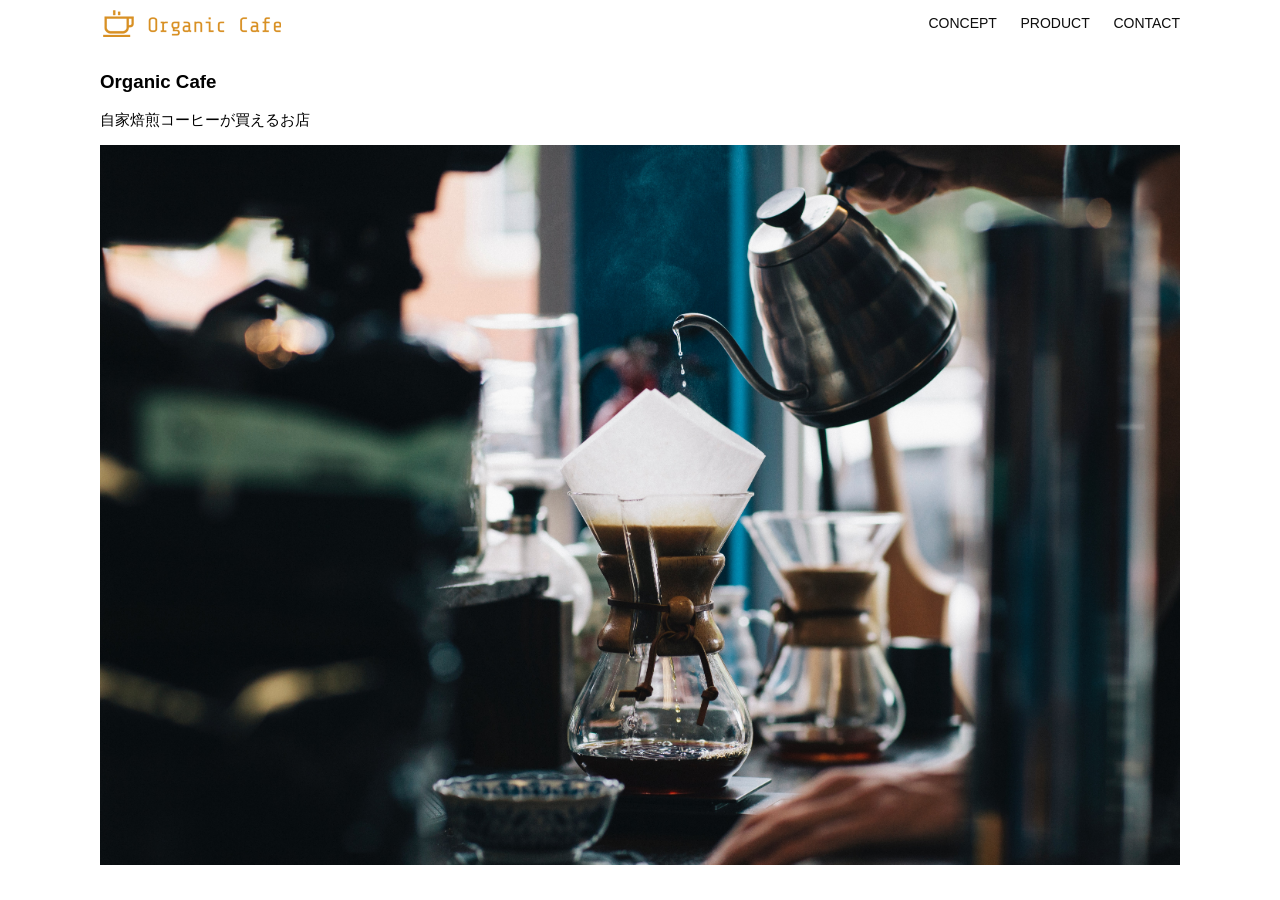
<file: kadai_013/index.html>
<!DOCTYPE html>
<html>
  <head>
    <title>Organic Cafe</title>
    <meta charset="UTF-8" />
    <meta name="description" content="自家焙煎のコーヒーがお家で楽しめるOrganic Cafe"/>
    <meta name="viewport" content="width=device-width, initial-scale=1.0" />
    <link rel="stylesheet" href="style.css" />
  </head>
  <body>
    <!-- ヘッダー -->
    <header>
      <!-- ロゴ -->
      <a href="index.html" id="logo"><img src="images/logo.png" alt="トップページに戻る"/></a>

      <!-- PC用ナビゲーション -->
      <nav id="nav-pc">
        <a href="index.html#concept">CONCEPT</a>
        <a href="index.html#product">PRODUCT</a>
        <a href="index.html#contact">CONTACT</a>
      </nav>

      <!-- スマホ用メニューボタン -->
      <img id="menu-sp" src="images/button-menu.png" alt="ナビゲーションを開く" onclick="document.getElementById('nav-sp').style.display = 'block'">

      <!-- スマホ用ナビゲーション -->
      <nav id="nav-sp">
        <ul>
          <li>
            <img id="close" src="images/button-close.png" alt="ナビゲーションを閉じる" onclick="document.getElementById('nav-sp').style.display = 'none'">
          </li>
          <li>
            <a id="logo-sp" href="index.html" onclick="document.getElementById('nav-sp').style.display = 'none'">
              <img src="images/logo-sp.png" alt="トップページに戻る">
            </a>
          </li>
          <li>
            <a class="menu" href="index.html#concept" onclick="document.getElementById('nav-sp').style.display = 'none'">CONCEPT</a>
          </li>
          <li>
            <a class="menu" href="index.html#product" onclick="document.getElementById('nav-sp').style.display = 'none'">PRODUCT</a>
          </li>
          <li>
            <a class="menu" href="index.html#contact" onclick="document.getElementById('nav-sp').style.display = 'none'">CONTACT</a>
          </li>
        </ul>
      </nav>
    </header>
    <main>
      <article>
        <!-- メインビジュアル -->
        <section id="main-visual">
          <div id="main-message">
            <h1>Organic Cafe</h1>
            <p>自家焙煎コーヒーが買えるお店</p>
          </div>
          <img src="images/main-image.jpg" alt="コーヒーをハンドドリップで淹れる画像"/>
        </section>
      </article>
    </main>
  </body>
</html>
</file>
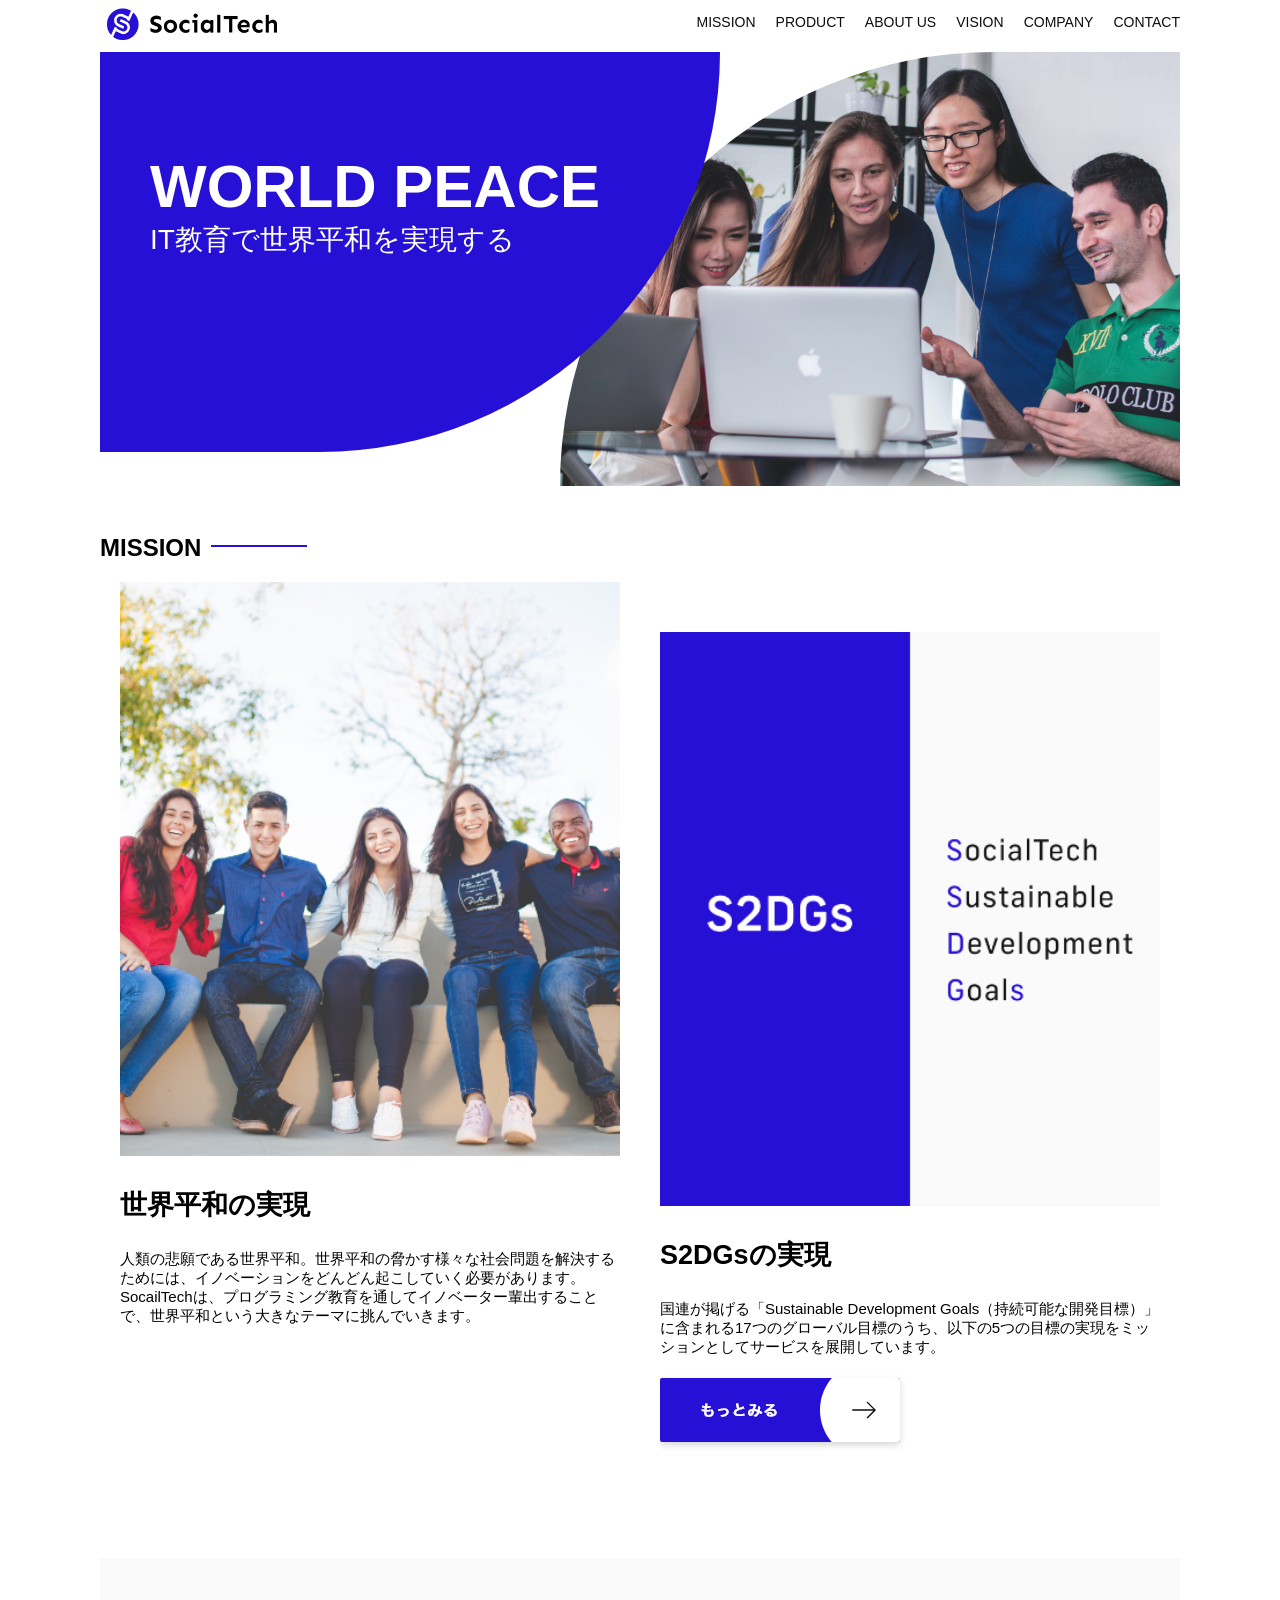
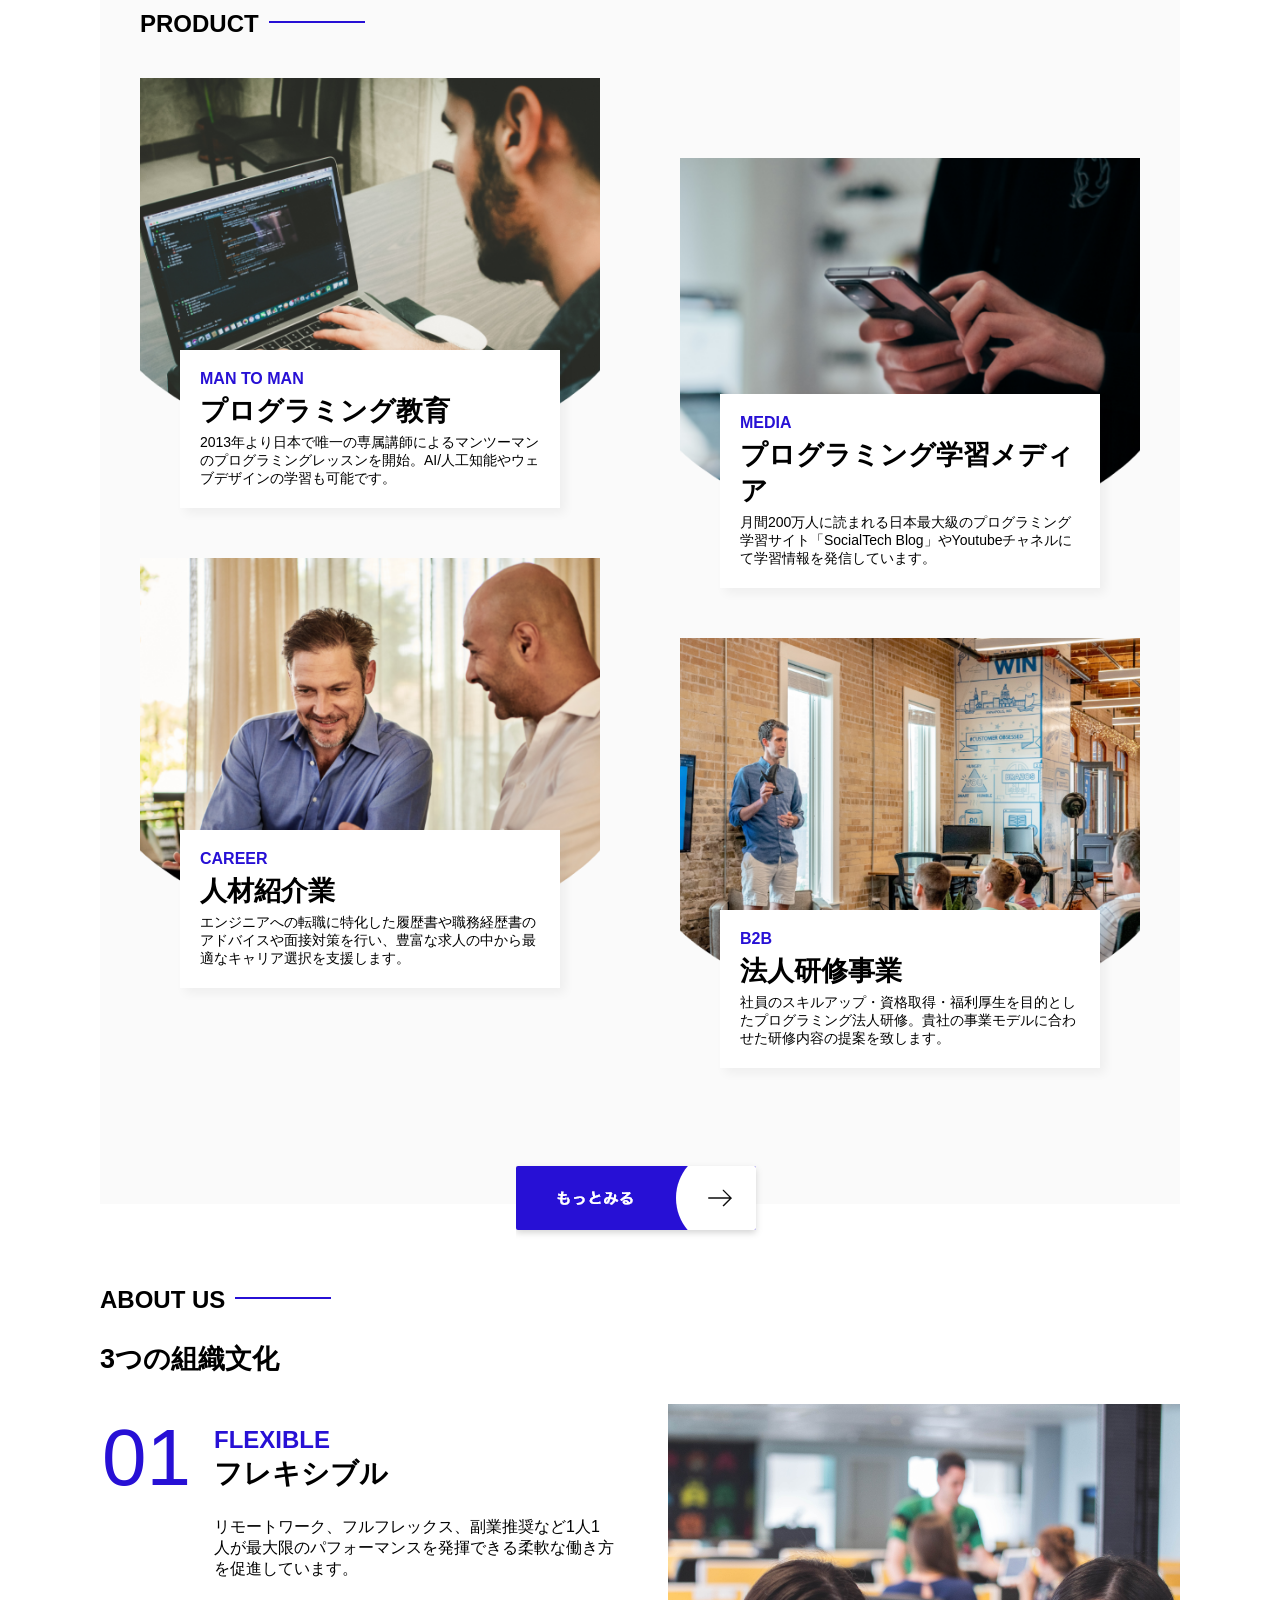
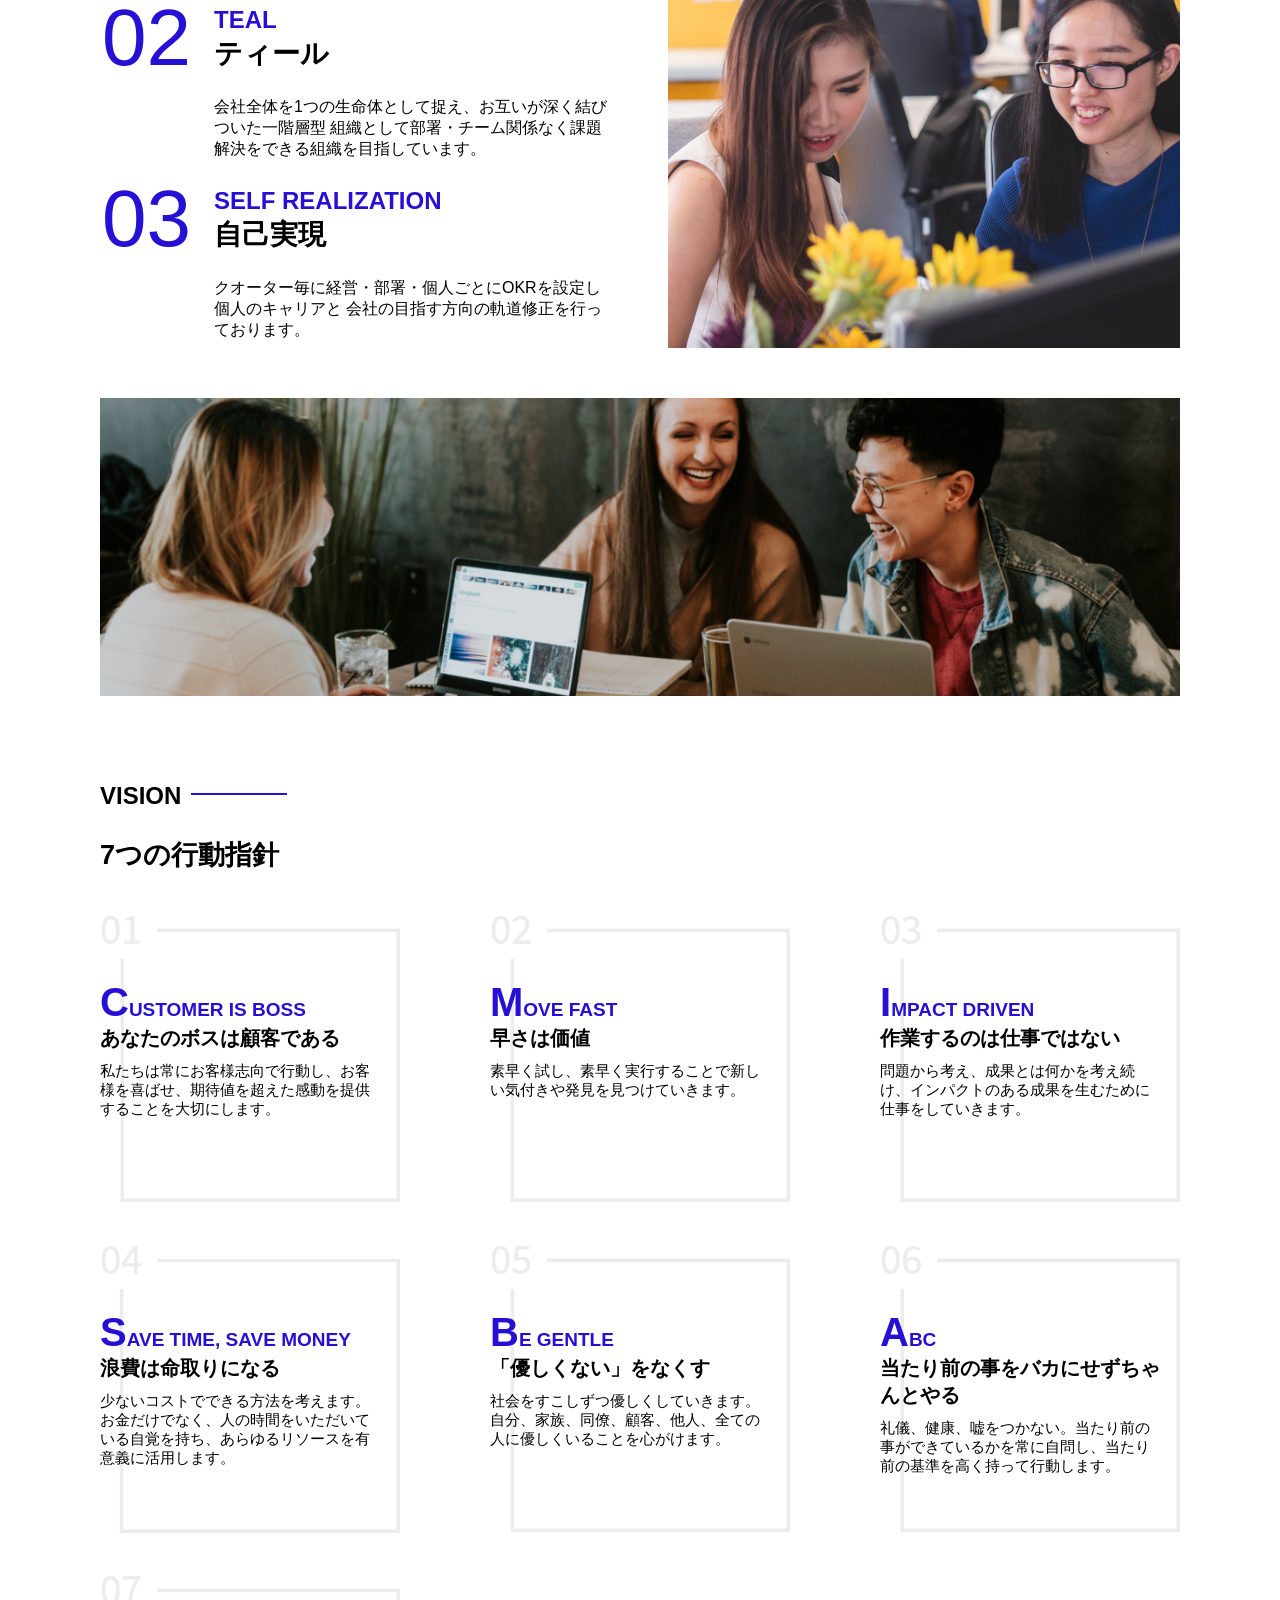
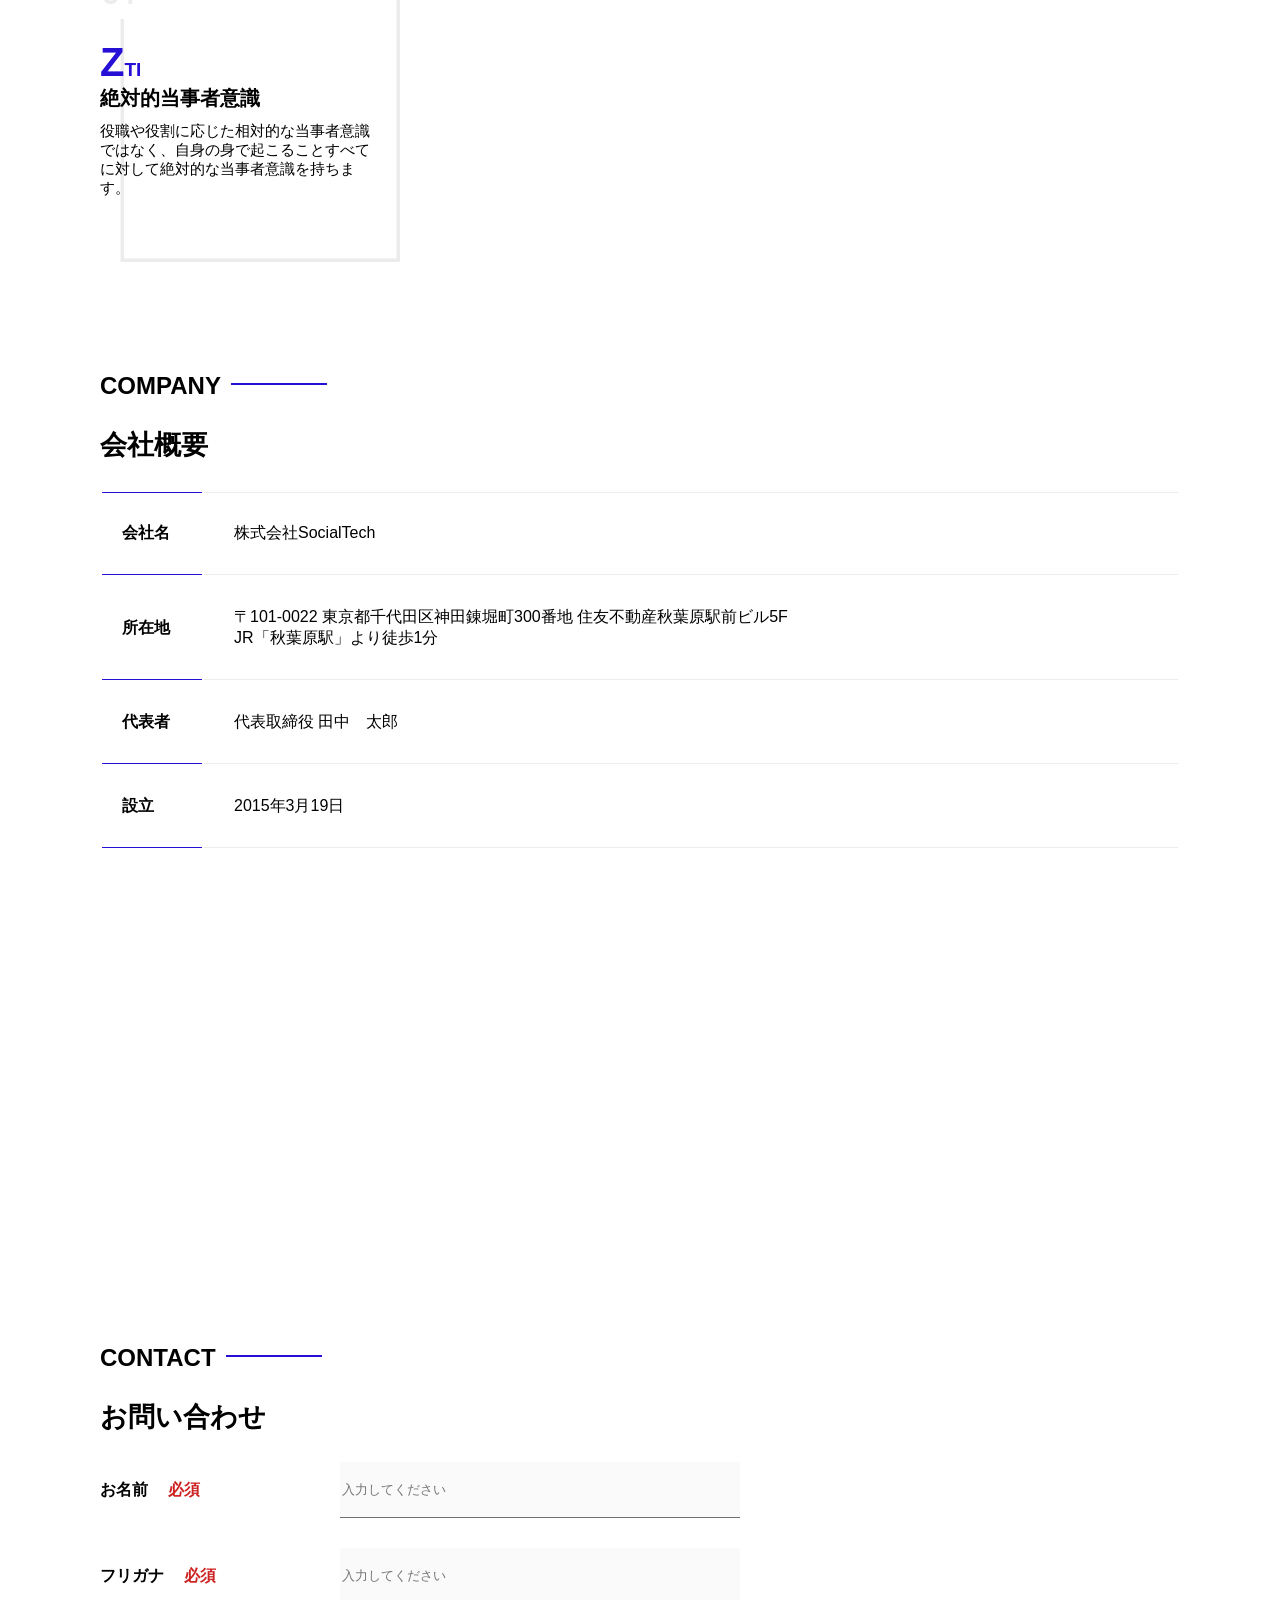
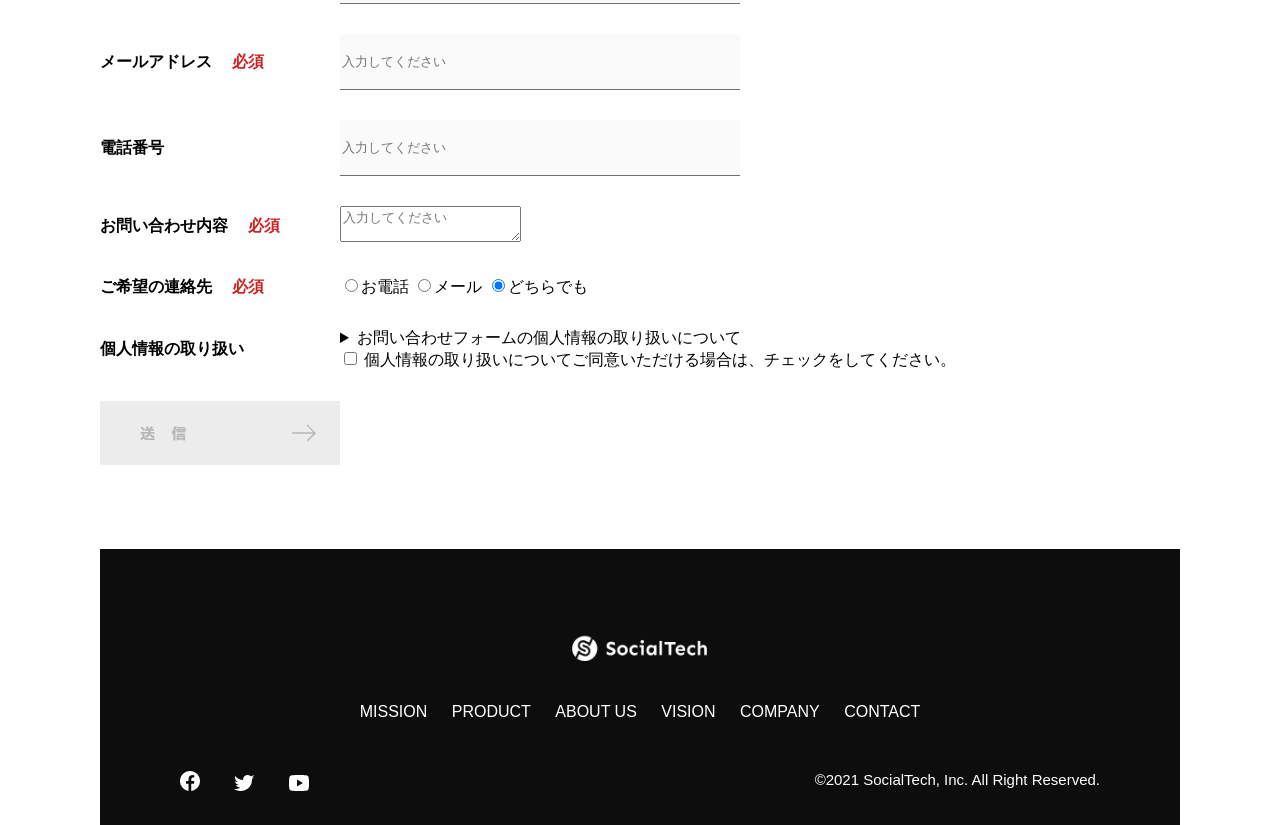
<file: kadai_tutorial_output/index.html>
<!DOCTYPE html>
<html>
    <head>
        <title>SocialTech</title>
        <meta charset="utf-8">
        <meta name="description" content="SocialTechはEdTech業界のリーディングカンパニーを目指します。">
        <meta name="viewport" content="width=device-width, initial-scale=1.0">
        <link rel="stylesheet" href="style.css">
    </head>
    <body>
        <!-- ヘッダー -->
        <header>
            <!-- ロゴ -->
             <a href="index.html" id="logo"><img src="images/logo.png" alt="トップページに戻る"></a>
        
            <!-- PC用ナビゲーション -->
            <nav id="nav-pc">
                <ul>
                    <li><a href="mission.html">MISSION</a> </li>
                    <li><a href="product.html">PRODUCT</a></li>
                    <li><a href="index.html#aboutus">ABOUT US</a></li>
                    <li><a href="index.html#vision">VISION</a></li>
                    <li><a href="index.html#company">COMPANY</a></li>
                    <li><a href="index.html#contact">CONTACT</a></li>
                </ul>
            </nav>

            <!-- スマホ用メニューボタン -->
            <button id="menu-sp" onclick="document.getElementById('nav-sp').style.display = 'block'">
                <img src="images/button-menu.png" alt="ナビゲーションを開く">
            </button>

            <!-- スマホ用ナビゲーション -->
            <div id="nav-sp">
                <button id="close" onclick="document.getElementById('nav-sp').style.display = 'none'">
                    <img src="images/button-close.png" alt="ナビゲーションを閉じる">
                </button>
 
                <nav>
                    <ul>
                     <li>
                        <a id="logo-sp" href="index.html" onclick="document.getElementById('nav-sp').style.display = 'none'"><img src="images/logo-sp.png" alt="トップページに戻る"></a>
                     </li>
                     <li><a class="menu" href="mission.html" onclick="document.getElementById('nav-sp').style.display = 'none'">MISSION</a></li>
                     <li><a class="menu" href="product.html" onclick="document.getElementById('nav-sp').style.display = 'none'">PRODUCT</a></li>
                     <li><a class="menu" href="index.html#aboutus" onclick="document.getElementById('nav-sp').style.display = 'none'">ABOUT US</a></li>
                     <li><a class="menu" href="index.html#vision" onclick="document.getElementById('nav-sp').style.display = 'none'">VISION</a></li>
                     <li><a class="menu" href="index.html#company" onclick="document.getElementById('nav-sp').style.display = 'none'">COMPANY</a></li>
                     <li><a class="menu" href="index.html#contact" onclick="document.getElementById('nav-sp').style.display = 'none'">CONTACT</a></li>
                    </ul>
                </nav>
                 <div id="sns">
                   <a href="https://www.facebook.com/sejuku2013">
                     <img src="images/button-facebook.png" alt="Facebookのリンク">
                   </a>
                   <a href="https://twitter.com/samuraijuku">
                     <img src="images/button-twitter.png" alt="Twitterのリンク">
                   </a>
                   <a href="https://www.youtube.com/channel/UCCFOQO5aDK0xXam4cUQXT8g">
                     <img src="images/button-youtube.png" alt="YouTubeのリンク">
                   </a>
                 </div>
            </div>
        </header>

        <main>
            <article>
                <!-- メインビジュアル -->
                <section id="main-visual">
                    <div id="main-message">
                        <h1>WORLD PEACE</h1>
                        <p>IT教育で世界平和を実現する</p>
                    </div>
                    <img src="images/index/index-main.png" alt="PCの周りに集まる多国籍の仲間たち">
                </section>

                <!--ミッション-->
                <section id="mission">
                    <h2 class="index-h2">MISSION</h2>
                    <div id="mission-flex">
                        <div>
                            <img id="mission-photo" src="images/index/index-mission.png" alt="屋外のベンチで写真を撮影する多国籍の仲間たち">
                            <h3>世界平和の実現</h3>
                            <p>
                                人類の悲願である世界平和。世界平和の脅かす様々な社会問題を解決するためには、イノベーションをどんどん起こしていく必要があります。SocailTechは、プログラミング教育を通してイノベーター輩出することで、世界平和という大きなテーマに挑んでいきます。
                            </p>
                        </div>
                        <div>
                            <img id="s2dgs" src="images/index/s2dgs.png" alt="2S2DGs">
                            <h3>S2DGsの実現</h3>
                            <p>国連が掲げる「Sustainable Development Goals（持続可能な開発目標）」に含まれる17つのグローバル目標のうち、以下の5つの目標の実現をミッションとしてサービスを展開しています。</p>
                            <a href="mission.html">
                                <img src="images/button-more.png" alt="もっとみる">
                            </a>
                        </div>
                    </div>
                </section>

                <!-- プロダクト -->
                <section id="product">
                    <h2 class="index-h2">PRODUCT</h2>
                    <div class="product-flex">
                        <div id="product-left">
                            <div>
                                <img class="product-photo" src="images/index/index-mantoman.png" alt="PCでコードを書く男性">
                                <div class="product-explain">
                                    <span>MAN TO MAN</span>
                                    <h3>プログラミング教育</h3>
                                    <p>2013年より日本で唯一の専属講師によるマンツーマンのプログラミングレッスンを開始。AI/人工知能やウェブデザインの学習も可能です。</p>
                                </div>
                            </div>
                        <div>
                            <img class="product-photo" src="images/index/index-career.png" alt="笑顔で話し合う2人の男性">
                            <div class="product-explain">
                                <span>CAREER</span>
                                <h3>人材紹介業</h3>
                                <p>エンジニアへの転職に特化した履歴書や職務経歴書のアドバイスや面接対策を行い、豊富な求人の中から最適なキャリア選択を支援します。</p>
                            </div>
                        </div>
                        </div>
                        <div id="product-right">
                            <div>
                                <img class="product-photo" src="images/index/index-media.png" alt="スマートフォンを操作する人">
                                <div class="product-explain">
                                    <span>MEDIA</span>
                                    <h3>プログラミング学習メディア</h3>
                                    <p>月間200万人に読まれる日本最大級のプログラミング学習サイト「SocialTech Blog」やYoutubeチャネルにて学習情報を発信しています。</p>
                                </div>
                            </div>
                            <div>
                                <img class="product-photo" src="images/index/index-b2b.png" alt="講演中の男性とそれを聴く人々">
                                <div class="product-explain">
                                    <span>B2B</span>
                                    <h3>法人研修事業</h3>
                                    <p>社員のスキルアップ・資格取得・福利厚生を目的としたプログラミング法人研修。貴社の事業モデルに合わせた研修内容の提案を致します。</p>
                                </div>
                            </div>                            
                        </div>
                    </div>
                    <div id="product-more">
                        <a href="product.html">
                            <img src="images/button-more.png" alt="もっとみる">
                        </a>
                    </div>
                </section>

                <!-- ABOUT US -->
                <section id="aboutus">
                    <h2 class="index-h2">ABOUT US</h2>
                    <h3>3つの組織文化</h3>
                    <div>
                        <table class="culture-table">
                            <tr>
                                <td class="culture-num">01</td>
                                <th><span class="culture-en">FLEXIBLE</span><br>フレキシブル</th>
                            </tr>
                            <tr>
                                <td>
                                    <!-- 空のセル -->
                                </td>
                                <td class="culture-description">リモートワーク、フルフレックス、副業推奨など1人1人が最大限のパフォーマンスを発揮できる柔軟な働き方を促進しています。</td>
                            </tr>
                            <tr>
                                <td class="culture-num">02</td>
                                <th><span class="culture-en">TEAL</span><br>ティール</th>                               </thi-></th>
                            </tr>
                            <tr>
                                <td>
                                    <!-- 空のセル -->
                                </td>
                                <td class="culture-description">会社全体を1つの生命体として捉え、お互いが深く結びついた一階層型 組織として部署・チーム関係なく課題解決をできる組織を目指しています。</td>
                            </tr>
                            <tr>
                                <td class="culture-num">03</td>
                                <th><span class="culture-en">SELF REALIZATION</span><br>自己実現</th>
                            </tr>
                            <tr>
                                <td>
                                    <!-- 空のセル -->
                                </td>
                                <td class="culture-description">クオーター毎に経営・部署・個人ごとにOKRを設定し個人のキャリアと 会社の目指す方向の軌道修正を行っております。</td>
                            </tr>
                        </table>
                        <img class="culture-img" src="images/index/index-aboutus1.png" alt="笑顔で話し合う2人の女性">
                    </div>
                    <img class="culture-img2" src="images/index/index-aboutus2.png" alt="笑顔で話し合う3人の男女">
                </section>

                <!-- VISION -->
                 <section id="vision">
                    <h2 class="index-h2">VISION</h2>
                    <h3>7つの行動指針</h3>
                    <div>
                        <div class="vision-box">
                            <img src="images/index/vision-01.png" alt="01">
                            <div>
                                <h4>CUSTOMER IS BOSS</h4>
                                <h5>あなたのボスは顧客である</h5>
                                <p>私たちは常にお客様志向で行動し、お客様を喜ばせ、期待値を超えた感動を提供することを大切にします。</p>
                            </div>
                        </div>
                            <div class="vision-box">
                                <img src="images/index/vision-02.png" alt="02">
                                <div>
                                    <h4>MOVE FAST</h4>
                                    <h5>早さは価値</h5>
                                    <p>素早く試し、素早く実行することで新しい気付きや発見を見つけていきます。</p>
                                </div>
                            </div>
                            <div class="vision-box">
                                <img src="images/index/vision-03.png" alt="03">
                                <div>
                                    <h4>IMPACT DRIVEN</h4>
                                    <h5>作業するのは仕事ではない</h5>
                                    <p>問題から考え、成果とは何かを考え続け、インパクトのある成果を生むために仕事をしていきます。</p>
                                </div>
                            </div>
                            <div class="vision-box">
                                <img src="images/index/vision-04.png" alt="04">
                                <div>
                                    <h4>SAVE TIME, SAVE MONEY</h4>
                                    <h5>浪費は命取りになる</h5>
                                    <p>少ないコストでできる方法を考えます。お金だけでなく、人の時間をいただいている自覚を持ち、あらゆるリソースを有意義に活用します。</p>
                                </div>
                            </div>
                            <div class="vision-box">
                                <img src="images/index/vision-05.png" alt="05">
                                <div>
                                    <h4>BE GENTLE</h4>
                                    <h5>「優しくない」をなくす</h5>
                                    <p>社会をすこしずつ優しくしていきます。自分、家族、同僚、顧客、他人、全ての人に優しくいることを心がけます。</p>
                                </div>
                            </div>
                            <div class="vision-box">
                                <img src="images/index/vision-06.png" alt="06">
                                <div>
                                    <h4>ABC</h4>
                                    <h5>当たり前の事をバカにせずちゃんとやる</h5>
                                    <p>礼儀、健康、嘘をつかない。当たり前の事ができているかを常に自問し、当たり前の基準を高く持って行動します。</p>
                                </div>
                            </div>
                            <div class="vision-box">
                                <img src="images/index/vision-07.png" alt="07">
                                <div>
                                    <h4>ZTI</h4>
                                    <h5>絶対的当事者意識</h5>
                                    <p>役職や役割に応じた相対的な当事者意識ではなく、自身の身で起こることすべてに対して絶対的な当事者意識を持ちます。</p>
                                </div>
                            </div>

                    </div>
                 </section>

                 <!-- COMPANY -->
                  <section id="company">
                    <h2 class="index-h2">COMPANY</h2>
                    <h3>会社概要</h3>
                        <table id="company-table">
                            <tr>
                                <th class="tableheader tableheader-first">会社名</th>
                                <td class="cell cell-first">株式会社SocialTech</th>
                            </tr>
                            <tr>
                                <th class="tableheader">所在地</th>
                                <td class="cell">〒101-0022 東京都千代田区神田錬堀町300番地 住友不動産秋葉原駅前ビル5F<br>JR「秋葉原駅」より徒歩1分</td>
                            </tr>
                            <tr>
                                <th class="tableheader">代表者</th>
                                <td class="cell">代表取締役 田中　太郎</td>
                            </tr>
                            <tr>
                                <th class="tableheader">設立</th>
                                <td class="cell">2015年3月19日</td>
                            </tr>
                        </table>
                        <iframe src="https://www.google.com/maps/embed?pb=!1m18!1m12!1m3!1d3240.0688551336807!2d139.7720776771055!3d35.69992317258124!2m3!1f0!2f0!3f0!3m2!1i1024!2i768!4f13.1!3m3!1m2!1s0x60188fee13660e23%3A0x77137876edf742ac!2z5L2P5Y-L5LiN5YuV55Sj56eL6JGJ5Y6f6aeF5YmN44OT44Or!5e0!3m2!1sja!2sjp!4v1704858013291!5m2!1sja!2sjp" style="border: 0" allowfullscreen="" loading="lazy"></iframe>
                  </section>
                  
                <!-- お問い合わせフォーム -->
                 <section id="contact">
                    <h2 class="index-h2">CONTACT</h2>
                    <h3>お問い合わせ</h3>
                    <form>
                        <div>
                            <div class="contact-heading">
                                <label class="contact-label">お名前<span class="contact-span">必須</span></label>
                            </div>
                            <div>
                                <input type="text" name="name" placeholder="入力してください" class="contact-textbox">
                            </div>
                        </div>
                        <div>
                            <div class="contact-heading">
                                <label class="contact-label">フリガナ<span class="contact-span">必須</span></label>
                            </div>
                            <div>
                                <input type="text" name="hurigana" placeholder="入力してください" class="contact-textbox">
                            </div>
                        </div>
                        <div>
                            <div class="contact-heading">
                                <label class="contact-label">メールアドレス<span class="contact-span">必須</span></label>
                            </div>
                            <div>
                                <input type="text" name="email" placeholder="入力してください" class="contact-textbox">
                            </div>
                        </div>
                        <div>
                            <div class="contact-heading">
                                <label class="contact-label">電話番号</label>
                            </div>
                            <div>
                                <input type="text" name="tel" placeholder="入力してください" class="contact-textbox">
                            </div>
                        </div>
                        <div>
                            <div class="contact-heading">
                                <label class="contact-label">お問い合わせ内容<span class="contact-span">必須</span></label>
                            </div>
                            <div>
                                <textarea class="contct-textarea" placeholder="入力してください" name="message"></textarea>
                            </div>
                        </div>
                        <div>
                            <div class="contact-heading">
                                <label class="contact-label">ご希望の連絡先<span class="contact-span">必須</span></label>
                            </div>
                            <div>
                                <input class="radiobutton" type="radio" value="tel" name="contact" checked><label>お電話</label>
                                <input class="radiobutton" type="radio" value="mail" name="contact" checked><label>メール</label>
                                <input class="radiobutton" type="radio" value="both" name="contact" checked><label>どちらでも</label>
                            </div>
                        </div>
                            <div>
                                <div class="contact-heading">
                                 <label class="contact-label">個人情報の取り扱い</label>
                            </div>
                            <div>
                                <details>
                                 <summary>お問い合わせフォームの個人情報の取り扱いについて</summary>
                                <div>
                                 <dl>
                                    <dt>１．組織の名称又は氏名</dt>
                                    <dd>株式会社SocialTech</dd>
                                    <dt>２．個人情報保護管理者（若しくはその代理人）の氏名又は職名、所属及び連絡先</dt>
                                    <dd>
                                     <p>鈴木 一郎 コーポレート部</p>
                                     <p>メールアドレス：samurai@example.com</p>
                                     <p>TEL：03-1234-5678</p>
                                    </dd>
                                    <dt>３．個人情報の利用目的</dt>
                                    <dd>
                                     <ul>
                                       <li>本サービス及び本サービスに関連する情報の提供又はそれらに関する連絡のため</li>
                                       <li>ユーザーの本人確認のため</li>
                                       <li>当社サービスのご案内のため</li>
                                       <li>当社の商品等の広告または宣伝（電子メールによるものを含むものとします。）</li>
                                     </ul>
                                    </dd>
                                    <dt>４．個人情報の取り扱い業務の委託</dt>
                                    <dd>個人情報の取扱業務の全部または一部を外部に業務委託する場合があります。その際、弊社は、個人情報を適切に保護できる管理体制を敷き実行していることを条件として委託先を厳選したうえで、機密保持契約を委託先と締結し、お客様の個人情報を厳密に管理させます。</dd>
                                    <dt>５．個人情報の開示等の請求</dt>
                                    <dd>
                                     お客様は、弊社に対してご自身の個人情報の開示等（利用目的の通知、開示、内容の訂正・追加・削除、利用の停止または消去、第三者への提供の停止）に関して、当社問合わせ窓口に申し出ることができます。<br>
                                     その際、弊社はお客様ご本人を確認させていただいたうえで、合理的な期間内に対応いたします。<br>
                                     なお、個人情報に関する弊社問合わせ先は、次の通りです。
                                    </dd>
                                    <dd>
                                     <p>株式会社SocialTech　個人情報問合せ窓口</p>
                                     <p>〒150-0043　東京都千代田区神田練塀町300番地 住友不動産秋葉原駅前ビル5F</p>
                                     <p>メールアドレス：samurai@example.com　TEL：03-1234-5678</p>
                                    </dd>
 
                                    <dt>６．個人情報を提供されることの任意性について</dt>
                                    <dd>お客様がご自身の個人情報を弊社に提供されるか否かは、お客様のご判断によりますが、もしご提供されない場合には、適切なサービスが提供できない場合がありますので予めご了承ください。</dd>
                                 </dl>
                                </div>
                                </details>
                                <input type="checkbox" name="agree">
                                <span>個人情報の取り扱いについてご同意いただける場合は、チェックをしてください。</span>
                            </div>
                        </div>
                        <input type="image" src="images/button-submit.png" alt="送信する">
                    </form>
                 </section>
            </article>
        </main>

        <footer>
            <div id="footer-logo">
                <img src="images/logo-sp.png" alt="SocialTech">
            </div>
            <div id="footer-link">
                <a href="mission.html">MISSION</a>
                <a href="product.html">PRODUCT</a>
                <a href="index.html#aboutus">ABOUT US</a>
                <a href="index.html#vision">VISION</a>
                <a href="index.html#company">COMPANY</a>
                <a href="index.html#contact">CONTACT</a>
            </div>
            <div id="sns-footer">
                <div class="sns-btns">
                    <a href="https://www.facebook.com/sejuku2013"><img src="images/button-facebook.png" alt="Facebookのリンク"></a>
                    <a href="https://twitter.com/samuraijuku"><img src="images/button-twitter.png" alt="twitterのリンク"></a>
                    <a href="https://www.youtube.com/channel/USSFOQ05aDK0xXam4cUQXT8g"><img src="images/button-youtube.png" alt="YouTubeのリンク"></a>
                </div>
                <p id="copyright">&copy;2021 SocialTech, Inc. All Right Reserved.</p>
            </div>
        </footer>

    </body>
</html>
</file>
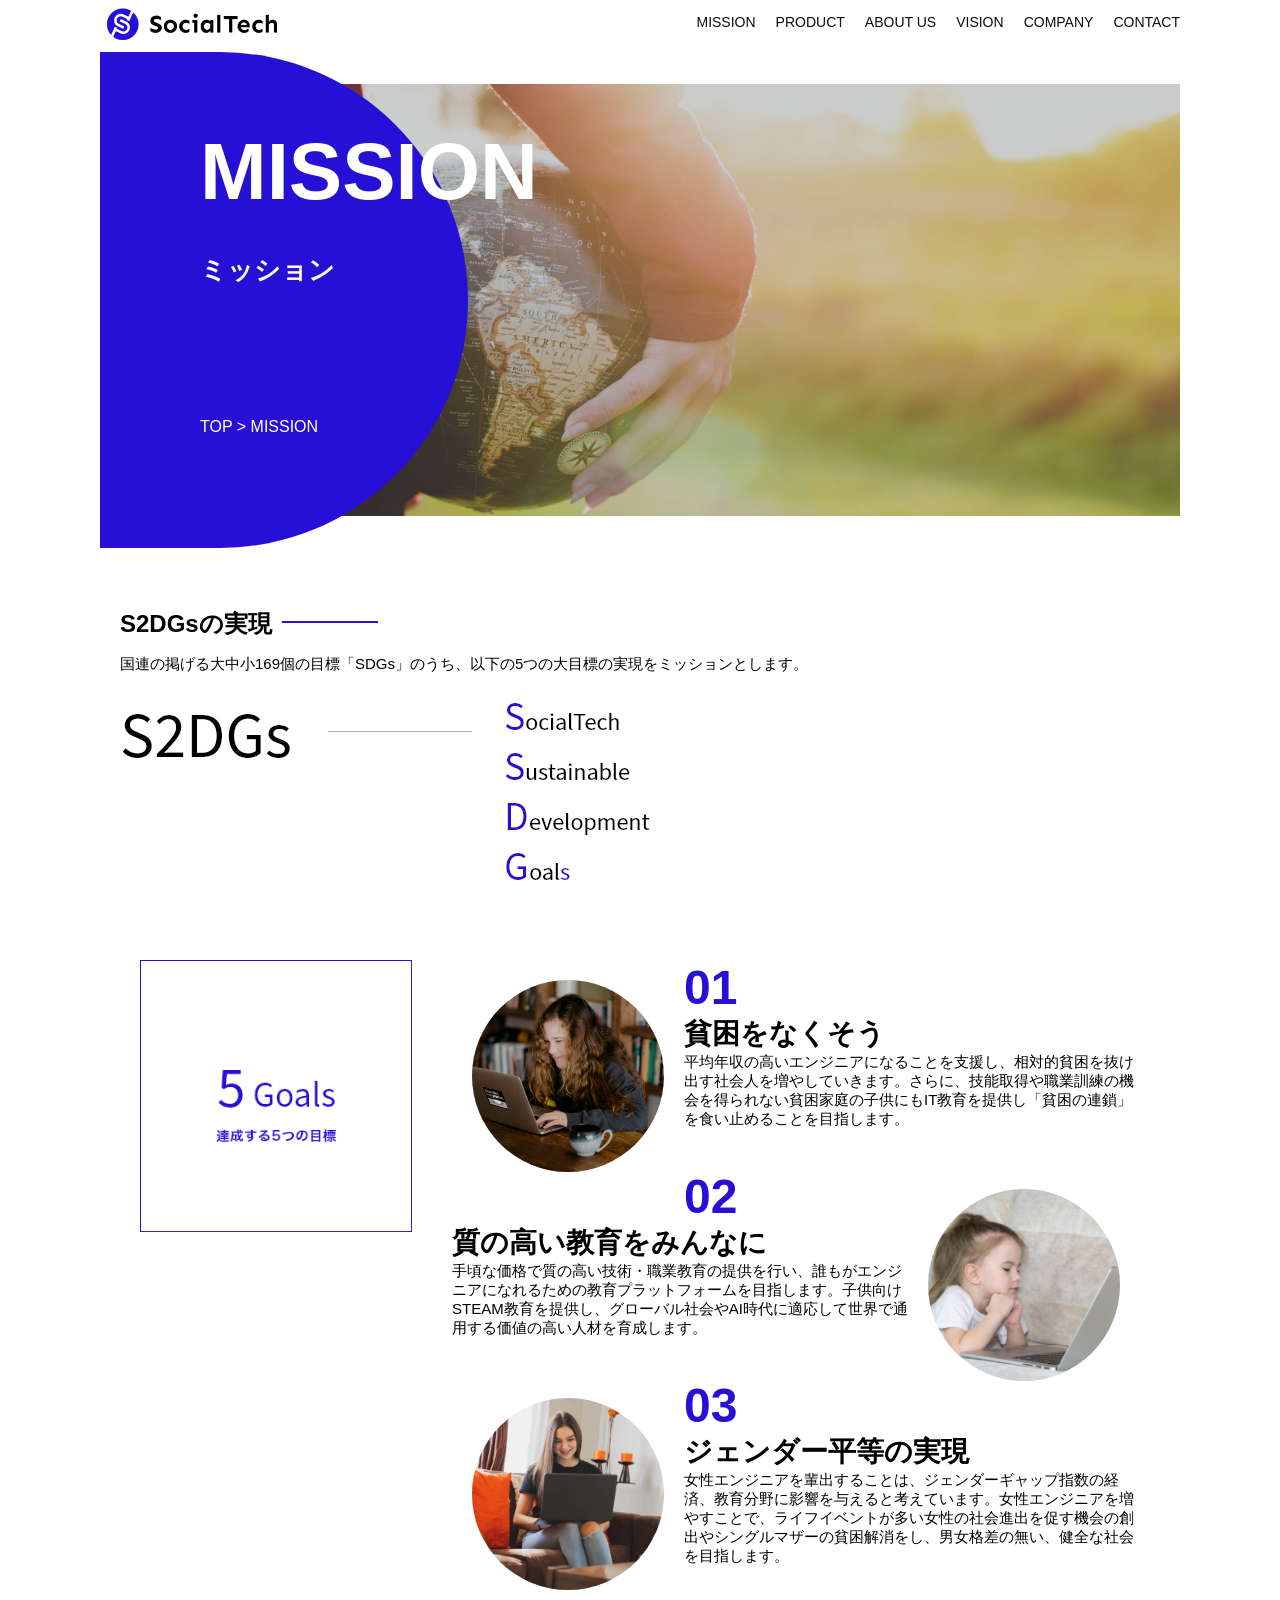
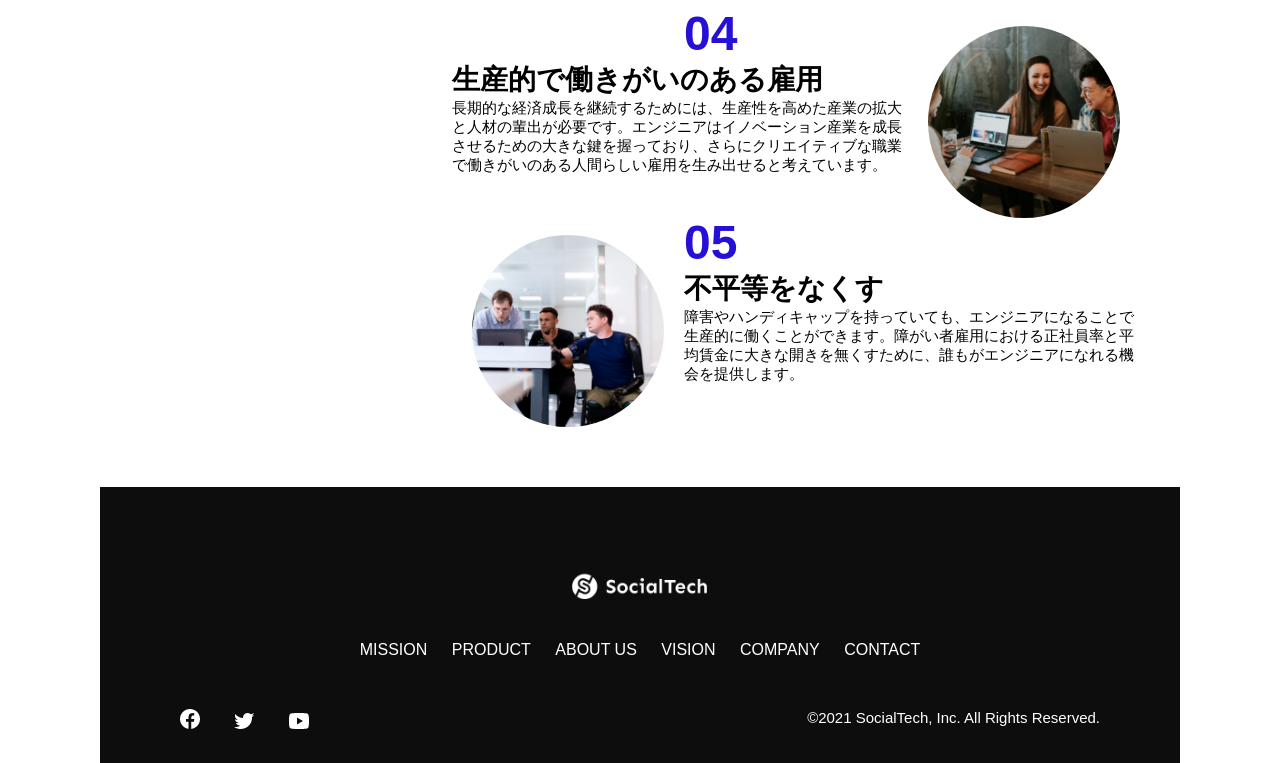
<file: kadai_tutorial_output/mission.html>
<!DOCTYPE html>
<html>
  <head>
    <title>SocialTech - MISSION ミッション -</title>
    <meta charset="utf-8">
    <meta name="description" content="SocialTechが目指す5つの目標（S2DGs）を紹介します">
    <meta name="viewport" content="width=device-width, initial-scaled=1.0">
    <link rel="stylesheet" href="style.css">
  </head>

  <body>
    <!-- ーヘッダー -->
     <header>
        <!-- ロゴ -->
        <a href="index.html" id="logo">
          <img src="images/logo.png" alt="トップページに戻る">
        </a>

        <!-- PC用ナビゲーション -->
        <nav id="nav-pc">
          <ul>
            <li><a href="mission.html">MISSION</a></li>
            <li><a href="product.html">PRODUCT</a></li>
            <li><a href="index.html#aboutus">ABOUT US</a></li>
            <li><a href="index.html#vision">VISION</a></li>
            <li><a href="index.html#company">COMPANY</a></li>
            <li><a href="index.html#contact">CONTACT</a></li>
          </ul>
        </nav>

        <!-- スマホ用メニューボタン -->
        <button id="menu-sp" onclick="document.getElementById('nav-sp').style.display = 'block'">
          <img src="images/button-menu.png" alt="ナビゲーションを開く">
        </button>
              
        <!-- スマホ用ナビゲーション -->
        <div id="nav-sp">
          <button id="close" onclick="document.getElementById('nav-sp').style.display = 'none'">
            <img src="images/button-close.png" alt="ナビゲーションを閉じる">
          </button>

          <nav>
            <ul>
              <li>
                <a id="logo-sp" href="index.html" onclick="document.getElementById('nav-sp').style.display = 'none'"><img src="images/logo-sp.png" alt="トップページに戻る"></a>
              </li>
              <li><a class="menu" href="mission.html" onclick="document.getElementById('nav-sp').style.display = 'none'">MISSION</a></li>
              <li><a class="menu" href="product.html" onclick="document.getElementById('nav-sp').style.display = 'none'">PRODUCT</a></li> 
              <li><a class="menu" href="index.html#aboutus" onclick="document.getElementById('nav-sp').style.display = 'none'">ABOUT US</a></li>
              <li><a class="menu" href="index.html#vision" onclick="document.getElementById('nav-sp').style.display = 'none'">VISION</a></li>
              <li><a class="menu" href="index.html#company" onclick="document.getElementById('nav-sp').style.display = 'none'">COMPANY</a></li>                                                               </ul>
              <li><a class="menu" href="index.html#contact" onclick="document.getElementById('nav-sp').style.display = 'none'">CONTACT</a></li>
            </ul>
          </nav>
          <div id="sns">
            <a href="https://www.facebook.com/sejuku2013">
              <img src="images/button-facebook.png" alt="Facebookのリンク">
            </a>
            <a href="https://twitter.com/samuraijuku">
              <img src="images/button-twitter.png" alt="Twitterのリンク">
            </a>
            <a href="https://www.youtube.com/channel/UCCFOQO5aDK0xXam4cUQXT8g">
              <img src="images/button-youtube.png" alt="YouTubeのリンク">
            </a>
          </div>
        </div>
      </header>

      <main>
        <article>
          <section id="mission-main">
            <div class="mission-main-inner">
              <div id="mission-title">
                <h1>MISSION<br><span>ミッション</span></h1>
                <p>TOP > MISSION</p>
              </div>
            </div>
          </section>

          <section id="mission-s2dgs">
            <h2 class="missiion-h2">S2DGsの実現</h2>
            <p>国連の掲げる大中小169個の目標「SDGs」のうち、以下の5つの大目標の実現をミッションとします。</p>
            <img src="images/mission/mission-s2dgs.png" alt="S2DGs">
          </section>

          <section id="mission-five-goals">
            <div class="five-goals-image">
              <img src="images/mission/mission-5goals.png" alt="5Goals">
            </div>
            <div class="five-goals-read">
             <div>
               <img class="fivegoals-image-left" src="images/mission/mission-5goals01.png" alt="PCを操作する女の子">
               <span class="fivegoals-number">01</span>
               <h3 class="fivegoals-h3">貧困をなくそう</h3>
               <p class="fivegoals-p">平均年収の高いエンジニアになることを支援し、相対的貧困を抜け出す社会人を増やしていきます。さらに、技能取得や職業訓練の機会を得られない貧困家庭の子供にもIT教育を提供し「貧困の連鎖」を食い止めることを目指します。</p>
             </div>
             <div>
               <img class="fivegoals-image-right" src="images/mission/mission-5goals02.png" alt="PCを見つめる小さい女の子">
               <span class="fivegoals-number">02</span>
               <h3 class="fivegoals-h3">質の高い教育をみんなに</h3>
               <p class="fivegoals-p">手頃な価格で質の高い技術・職業教育の提供を行い、誰もがエンジニアになれるための教育プラットフォームを目指します。子供向けSTEAM教育を提供し、グローバル社会やAI時代に適応して世界で通用する価値の高い人材を育成します。</p>
             </div>
             <div>
               <img class="fivegoals-image-left" src="images/mission/mission-5goals03.png" alt="PCを操作する女性">
               <span class="fivegoals-number">03</span>
               <h3 class="fivegoals-h3">ジェンダー平等の実現</h3>
               <p class="fivegoals-p">女性エンジニアを輩出することは、ジェンダーギャップ指数の経済、教育分野に影響を与えると考えています。女性エンジニアを増やすことで、ライフイベントが多い女性の社会進出を促す機会の創出やシングルマザーの貧困解消をし、男女格差の無い、健全な社会を目指します。</p>
             </div>
             <div>
               <img class="fivegoals-image-right" src="images/mission/mission-5goals04.png" alt="笑顔で話し合う3人の男女">
               <span class="fivegoals-number">04</span>
               <h3 class="fivegoals-h3">生産的で働きがいのある雇用</h3>
               <p class="fivegoals-p">長期的な経済成長を継続するためには、生産性を高めた産業の拡大と人材の輩出が必要です。エンジニアはイノベーション産業を成長させるための大きな鍵を握っており、さらにクリエイティブな職業で働きがいのある人間らしい雇用を生み出せると考えています。</p>
             </div>
             <div>
               <img class="fivegoals-image-left" src="images/mission/mission-5goals05.png" alt="障害を持つ男性が生き生きと働く様子">
               <span class="fivegoals-number">05</span>
               <h3 class="fivegoals-h3">不平等をなくす</h3>
               <p class="fivegoals-p">障害やハンディキャップを持っていても、エンジニアになることで生産的に働くことができます。障がい者雇用における正社員率と平均賃金に大きな開きを無くすために、誰もがエンジニアになれる機会を提供します。</p>
             </div>
           </div>
         </section>
        </article>
      </main>

      <footer>
        <div id="footer-logo">
          <img src="images/logo-sp.png" alt="SocialTech">
        </div>
        <div id="footer-link">
          <a href="mission.html">MISSION</a>
          <a href="product.html">PRODUCT</a>
          <a href="index.html#aboutus">ABOUT US</a>
          <a href="index.html#vision">VISION</a>
          <a href="index.html#company">COMPANY</a>
          <a href="index.html#contact">CONTACT</a>
        </div>
        <div id="sns-footer">
          <div class="sns-btns">
            <a href="https://www.facebook.com/sejuku2013"><img src="images/button-facebook.png" alt="Facebookのリンク"></a>
            <a href="https://twitter.com/samuraijuku"><img src="images/button-twitter.png" alt="Twitterのリンク"></a>
            <a href="https://www.youtube.com/channel/UCCFOQO5aDK0xXam4cUQXT8g"><img src="images/button-youtube.png" alt="YouTubeのリンク"></a>
          </div>
          <p id="copyright">&copy;2021 SocialTech, Inc. All Rights Reserved.</p>
        </div>
      </footer>

  </body>
</html>
</file>
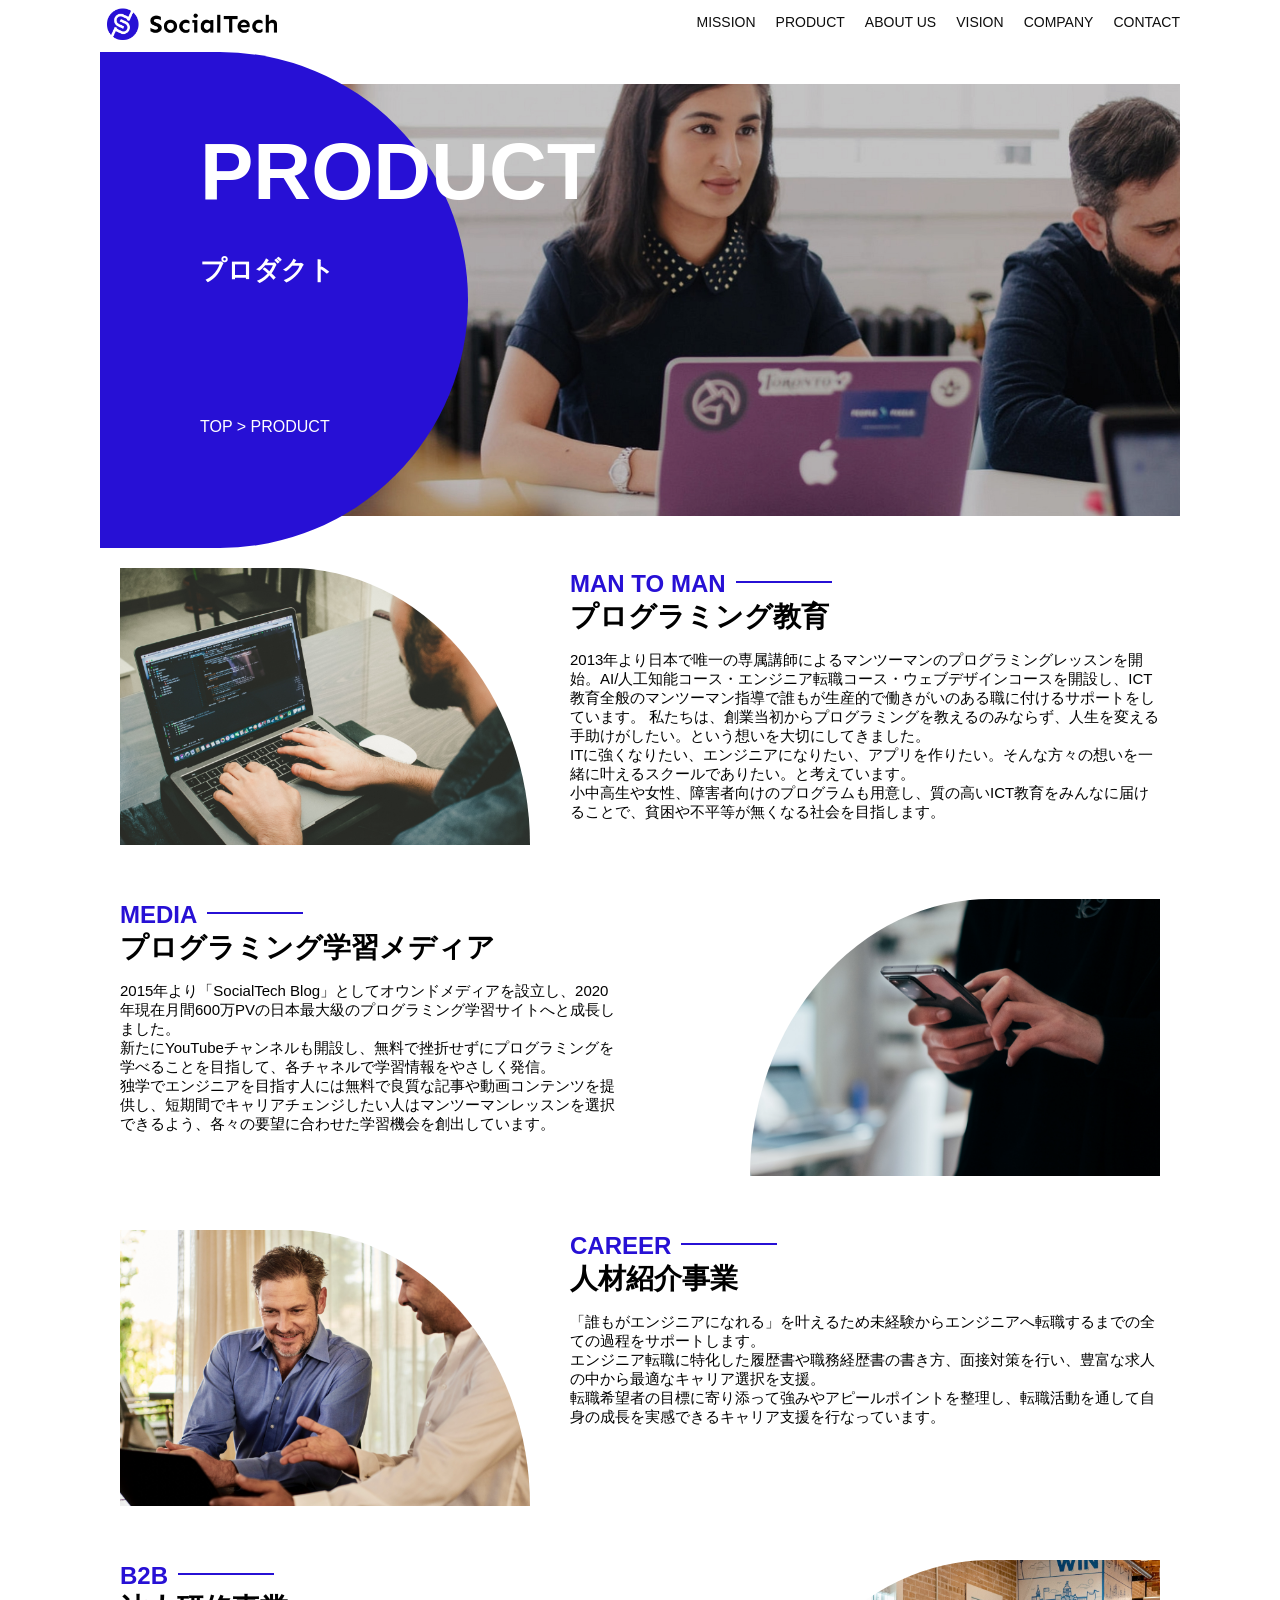
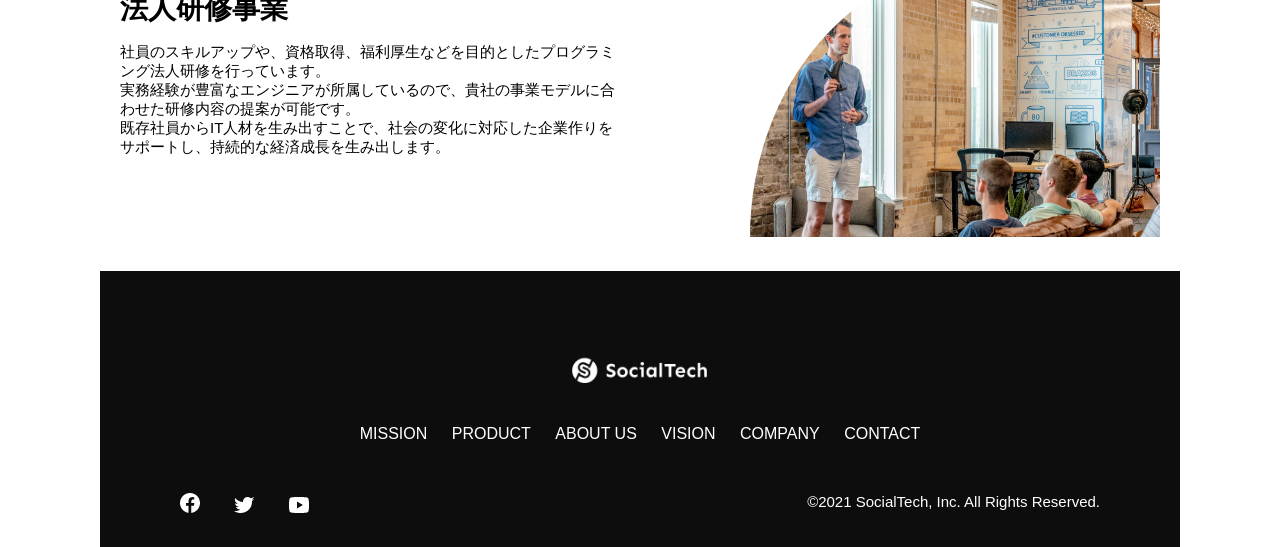
<file: kadai_tutorial_output/product.html>
<!DOCTYPE html>
<html>
  <head>
    <title>Socialtech -PRODUCT プロダクト-</title>
    <meta charset="utf-8">
    <meta name="description" content="SocialTechの4つのプロダクトを紹介します">
    <meta name="viewport" content="width=device-width, initial-scale=1.0">
    <link rel="stylesheet" href="style.css">
  </head>

  <body>
    <!-- ヘッダー -->
    <header>
      <!-- ロゴ -->
      <a href="index.html" id="logo">
        <img src="images/logo.png" alt="トップページに戻る">
      </a>

      <!-- PC用ナビゲーション -->
      <nav id="nav-pc">
        <ul>
          <li><a href="mission.html">MISSION</a></li>
          <li><a href="product.html">PRODUCT</a></li>
          <li><a href="index.html#aboutus">ABOUT US</a></li>
          <li><a href="index.html#vision">VISION</a></li>
          <li><a href="index.html#company">COMPANY</a></li>
          <li><a href="index.html#contact">CONTACT</a></li>
        </ul>
      </nav>

      <!-- スマホ用メニューボタン -->
      <button id="menu-sp" onclick="document.getElementById('nav-sp').style.display = 'block'">
        <img src="images/button-menu.png" alt="ナビゲーションを開く">
      </button>

      <!-- スマホ用ナビゲーション -->
      <div id="nav-sp">
        <button id="close" onclick="document.getElementById('nav-sp').style.display = 'none'">
          <img src="images/button-close.png" alt="ナビゲーションを閉じる">
        </button>

        <nav>
          <ul>
            <li>
              <a id="logo-sp" href="index.html" onclick="document.getElementById('nav-sp').style.display = 'none'"><img src="images/logo-sp.png" alt="トップページに戻る"></a>
            </li>
            <li><a class="menu" href="mission.html" onclick="document.getElementById('nav-sp').style.display = 'none'">MISSION</a></li>
            <li><a class="menu" href="product.html" onclick="document.getElementById('nav-sp').style.display = 'none'">PRODUCT</a></li>
            <li><a class="menu" href="index.html#aboutus" onclick="document.getElementById('nav-sp').style.display = 'none'">ABOUT US</a></li>
            <li><a class="menu" href="index.html#vision" onclick="document.getElementById('nav-sp').style.display = 'none'">VISION</a></li>
            <li><a class="menu" href="index.html#company" onclick="document.getElementById('nav-sp').style.display = 'none'">COMPANY</a></li>
            <li><a class="menu" href="index.html#contact" onclick="document.getElementById('nav-sp').style.display = 'none'">CONTACT</a></li>
          </ul>
        </nav>
        <div id="sns">
          <a href="https://www.facebook.com/sejuku2013">
            <img src="images/button-facebook.png" alt="Facebookのリンク">
          </a>
          <a href="https://twitter.com/samuraijuku">
            <img src="images/button-twitter.png" alt="Twitterのリンク">
          </a>
          <a href="https://www.youtube.com/channel/UCCFOQO5aDK0xXam4cUQXT8g">
            <img src="images/button-youtube.png" alt="YouTubeのリンク">
          </a>
        </div>
      </div>
    </header>

    <main>
      <article>
         <section id="product-main">
           <div class="product-main-inner">
             <div id="product-title">
               <h1>PRODUCT<br><span>プロダクト</span></h1>
               <p>TOP > PRODUCT</p>
             </div>
           </div>
         </section>

         <section class="product-section product-section-left">
          <div class="product-section-img">
            <img src="images/product/product-mantoman.png" alt="PCでコードを書く男性">
          </div>
          <div class="product-read">
            <h2 class="product-h2">MAN TO MAN</h2>
            <h3 class="product-h3">プログラミング教育</h3>
            <p>
               2013年より日本で唯一の専属講師によるマンツーマンのプログラミングレッスンを開始。AI/人工知能コース・エンジニア転職コース・ウェブデザインコースを開設し、ICT教育全般のマンツーマン指導で誰もが生産的で働きがいのある職に付けるサポートをしています。 私たちは、創業当初からプログラミングを教えるのみならず、人生を変える手助けがしたい。という想いを大切にしてきました。<br>ITに強くなりたい、エンジニアになりたい、アプリを作りたい。そんな方々の想いを一緒に叶えるスクールでありたい。と考えています。<br>小中高生や女性、障害者向けのプログラムも用意し、質の高いICT教育をみんなに届けることで、貧困や不平等が無くなる社会を目指します。
             </p>
           </div>
         </section>
 
         <section class="product-section product-section-right">
           <div class="product-read">
             <h2 class="product-h2">MEDIA</h2>
             <h3 class="product-h3">プログラミング学習メディア</h3>
             <p>2015年より「SocialTech Blog」としてオウンドメディアを設立し、2020年現在月間600万PVの日本最大級のプログラミング学習サイトへと成長しました。<br>新たにYouTubeチャンネルも開設し、無料で挫折せずにプログラミングを学べることを目指して、各チャネルで学習情報をやさしく発信。<br>独学でエンジニアを目指す人には無料で良質な記事や動画コンテンツを提供し、短期間でキャリアチェンジしたい人はマンツーマンレッスンを選択できるよう、各々の要望に合わせた学習機会を創出しています。</p>
           </div>
           <div class="product-section-img">
             <img src="images/product/product-media.png" alt="スマートフォンを操作する人">
           </div>
         </section>
 
         <section class="product-section product-section-left">
           <div class="product-section-img">
             <img src="images/product/product-career.png" alt="笑顔で話し合う2人の男性">
           </div>
           <div class="product-read">
             <h2 class="product-h2">CAREER</h2>
             <h3 class="product-h3">人材紹介事業</h3>
             <p>「誰もがエンジニアになれる」を叶えるため未経験からエンジニアへ転職するまでの全ての過程をサポートします。<br>エンジニア転職に特化した履歴書や職務経歴書の書き方、面接対策を行い、豊富な求人の中から最適なキャリア選択を支援。<br>転職希望者の目標に寄り添って強みやアピールポイントを整理し、転職活動を通して自身の成長を実感できるキャリア支援を行なっています。<br></p>
           </div>
         </section>
 
         <section class="product-section product-section-right">
           <div class="product-read">
             <h2 class="product-h2">B2B</h2>
             <h3 class="product-h3">法人研修事業</h3>
             <p>社員のスキルアップや、資格取得、福利厚生などを目的としたプログラミング法人研修を行っています。<br>実務経験が豊富なエンジニアが所属しているので、貴社の事業モデルに合わせた研修内容の提案が可能です。<br>既存社員からIT人材を生み出すことで、社会の変化に対応した企業作りをサポートし、持続的な経済成長を生み出します。</p>
           </div>
           <div class="product-section-img">
             <img src="images/product/product-b2b.png" alt="講演中の男性とそれを聴く人々">
           </div>
         </section>

      </article>
    </main>

    <footer>
      <div id="footer-logo">
        <img src="images/logo-sp.png" alt="SocialTech">
      </div>
      <div id="footer-link">
        <a href="mission.html">MISSION</a>
        <a href="product.html">PRODUCT</a>
        <a href="index.html#aboutus">ABOUT US</a>
        <a href="index.html#vision">VISION</a>
        <a href="index.html#company">COMPANY</a>
        <a href="index.html#contact">CONTACT</a>
      </div>
      <div id="sns-footer">
        <div class="sns-btns">
          <a href="https://www.facebook.com/sejuku2013"><img src="images/button-facebook.png" alt="Facebookのリンク"></a>
          <a href="https://twitter.com/samuraijuku"><img src="images/button-twitter.png" alt="Twitterのリンク"></a>
          <a href="https://www.youtube.com/channel/UCCFOQO5aDK0xXam4cUQXT8g"><img src="images/button-youtube.png" alt="YouTubeのリンク"></a>
        </div>
        <p id="copyright">&copy;2021 SocialTech, Inc. All Rights Reserved.</p>
      </div>
    </footer>
    
  </body>
</html>
</file>
<file: kadai_013/style.css>
/* PC、スマホ共通スタイル */
body {
  font-family: "Source Sans Pro", "Hiragino Kaku Gothic ProN", Meiryo, Arial,
    sans-serif;
}

p {
  font-size: 15px;
}

#main-visual>img {
  width: 100%;
}

/*================
PC用のスタイル 
=================*/
@media screen and (min-width: 768px) {
  /* 横幅設定 */
  body {
    max-width: 1080px;
    min-width: 960px;
    margin: 0 auto 0 auto;
  }

  /* SP用ナビゲーション非表示 */
  #menu-sp {
    display: none;
  }

  #nav-sp {
    display: none;
  }

  /* ヘッダー */
  header {
    display: flex;
    justify-content: space-between;
  }

  /* ナビゲーションのレイアウト */
  #nav-pc {
    text-align: right;
    font-size: 14px;
    padding-top: 15px;
  }

  /* ナビゲーションのリンクの装飾設定 */
  #nav-pc>a {
    text-decoration: none;
    margin-left: 20px;
  }

  #nav-pc>a:link {
    color: #0d0d0d;
  }

  #nav-pc>a:visited {
    color: #0d0d0d;
  }

  #nav-pc>a:hover {
    color: #0d0d0d;
    text-decoration: underline;
  }

  #nav-pc>a:active {
    color: #0d0d0d;
  }
}

/*================
スマートフォン用のスタイル 
=================*/
/* 画面幅が767px以下のとき */
@media screen and (max-width: 767px) {
  /* 横幅設定 */
  body {
    max-width: 767px;
    min-width: 375px;
    margin: 0 auto 0 auto;
  }  
  
  /* PC用ナビゲーション非表示 */
  #nav-pc {
    display: none;
  }

  /* ハンバーガーメニュー */
  #menu-sp {
    float: right;
    padding: 0;
  }

  /* スマホ用ナビゲーションの表示切替 */
  /* 初期状態、レイアウトと非表示設定 */
  #nav-sp {
    background-color: #ce933e;
    position: absolute;
    left: 0;
    top: 0;
    height: 100%;
    width: 100%;
    display: none;
    z-index: 100;
  }

  #nav-sp ul {
    padding-left: 0;
  }

  #nav-sp li {
    list-style: none;
  }

  /* xボタン */
  #close {
    position: absolute;
    top: 20px;
    right: 20px;
  }

  /* ナビゲーションメニュー用ロゴ */
  #logo-sp {
    margin: 80px 0 30px 20px;
  }

  /* ナビゲーションのリンクの装飾設定 */
  #nav-sp a {
    display: block;
  }

  #nav-sp a:link {
    color: #ffffff;
  }

  #nav-sp a:visited {
    color: #ffffff;
  }

  #nav-sp a:hover {
    color: #ffffff;
    text-decoration: underline;
  }

  #nav-sp a:active {
    color: #ffffff;
  }

  #nav-sp .menu {
    text-decoration: none;
    display: block;
    margin: 0 20px 0 20px;
    height: 44px;
    font-size: 16px;
    background-image: url("images/arrow.png");
    background-repeat: no-repeat;
    background-position: right top;
  }
}
</file>
<file: kadai_tutorial_output/style.css>
/* PC、スマホ共通スタイル */
* {
  box-sizing: border-box;
}

p {
  font-size: 15px;
}

body {
  max-width: 1080px;
  margin: 0 auto 0 auto;
  font-family: "Source Sans Pro", "Hiragino Kaku Gothic ProN", Meiryo, Arial, sans-serif;
}
  
/* ヘッダー */
header {
  display: flex;
  justify-content: space-between;
}

/* ナビゲーションのレイアウト */
#nav-pc {
  font-size: 14px;
}

#nav-pc ul {
  display: flex;
  padding-left: 0;
}

#nav-pc li {
  list-style: none;
}

/* ナビゲーションのリンクの装飾設定 */
#nav-pc a {
  text-decoration: none;
  margin-left: 20px;
  color: #0d0d0d;
}

#nav-pc a:hover {
  text-decoration: underline;
}

/* スマホ用ナビを非表示 */
#nav-sp,
#menu-sp {
  display: none;
}

/* メインビジュアル*/
#main-visual {
  position: relative;
  height: 400px;
}

#main-message {
  position: absolute;
  top: 0;
  left: 0;
  background-color: #2710d5;
  color: #ffffff;
  border-radius: 0 0 476px 0;
  max-width: 620px;
  height: 100%;
  width: 100%;
  z-index: 11;
}

#main-message h1 {
  font-size: 60px;
  margin: 100px 0 0 50px;
}

#main-message > p {
  font-size: 28px;
  margin: 0 0 0 50px;
}

#main-visual > img {
  max-width: 620px;
  border-radius: 476px 0 0 0;
  position: absolute;
  top: 0;
  right: 0;
  z-index: 10;
}

/*見出し*/
h2 {
  margin: 40px 0 0 0;
}

h2::after {
  content: url("images/line.png");
  margin-left: 10px;
}

h3 {
  font-size: 27px;
}

/* ミッション */
#mission {
  margin: 80px auto 80px auto;
}

#mission-flex {
  display: flex;
}

#mission-flex > div {
  width: 50%;
  margin: 20px;
}

#mission-photo {
  width: 100%;
}

#s2dgs {
  margin-top: 50px;
  width: 100%;
}

/* プロダクト */
#product {
  background-color: #fafafa;
  margin: 80px 0 80px 0;
  padding: 10px 40px 0px 40px;
}

/* 外枠 */
#product .product-flex {
  margin-top: 40px;
  display: flex;
}

/* 左のカラム */
#product-left {
  width: 50%;
  margin-right: 20px;
}

/* 右のカラム */
#product-right {
  width: 50%;
  margin-left: 20px;
  margin-top: 80px;
}

/* 写真＋説明の枠 */
#product-left > div {
  position: relative;
  height: 480px;
  margin-right: 20px;
}

#product-right > div {
  position: relative;
  height: 480px;
  margin-left: 20px;
}

/* 写真*/
.product-photo {
  width: 100%;
}

/* 説明文の枠 */
.product-explain {
  background-color: #ffffff;
  position: absolute;
  left: 0;
  bottom: 50px;
  margin: 0 40px 0 40px;
  padding: 20px;
  box-shadow: 5px 5px 10px rgba(0, 0, 0, 0.05);
}

/* 説明文の英語 */
.product-explain > span {
  color: #2710d5;
  font-weight: bold;
  font-size: 16px;
  margin: 0px;
}

/* 説明文の見出し */
.product-explain > h3 {
  margin: 5px 0 5px 0;
}

/* 説明文 */
.product-explain > p {
  font-size: 14px;
  margin: 0;
}

/* もっと見るボタン */
#product-more {
  text-align: center;
}

#product-more a {
  position: relative;
  bottom: -42px;
}

/* ABOUT US */
#aboutus {
  margin: 80px auto 80px auto;
}

/* ３つの組織文化と写真を入れる枠 */
#aboutus > div {
  display: flex;
}

/* 写真 */
.culture-img {
  width: 50%;
  align-self: flex-start;
}

.culture-img2 {
  margin-top: 50px;
  width: 100%;
}

/* 3つの組織文化の表 */
.culture-table {
  margin-right: 50px;
}

/* 番号 */
.culture-num {
  font-size: 80px;
  color: #2710d5;
  padding: 0 20px 0 0;
}

/* 見出し */
.culture-table th {
  text-align: left;
  font-size: 28px;
  font-weight: bold;
}

/* 組織文化英語 */
.culture-en {
  color: #2710d5;
  font-size: 24px;
}

/* 説明文 */
.culture-description {
  margin: 0;
}

/* ビジョン */
#vision {
  margin: 80px auto 80px auto;
}

/* セクション内の外枠*/
#vision > div {
  display: flex;
  justify-content: space-between;
  flex-wrap: wrap;
}

/*7つの行動指針の枠*/
.vision-box {
  width: 300px;
  height: 300px;
  margin-bottom: 30px;
  position: relative;
}

.vision-box > img {
  width: 100%;
  position: relative;
  z-index: 30;
}

.vision-box > div {
  position: absolute;
  top: 0;
  left: 0;
  z-index: 31;
  margin-right: 20px;
}

.vision-box > div > h4 {
  color: #2710d5;
  font-size: 19px;
  margin: 80px 0 0 0;
}

.vision-box > div > h4::first-letter {
  font-size: 40px;
}

.vision-box > div > h5 {
  font-size: 20px;
  margin: 0 0 0 0;
}

.vision-box > div > p {
  margin: 10px 0 0 0;
}

/*会社概要*/
#company {
  margin: 80px auto 80px auto;
}

#company-table {
  width: 100%;
}

.tableheader {
  text-align: left;
  padding: 20px;
  border-bottom-color: #2710d5;
  border-bottom-width: 1px;
  border-bottom-style: solid;
  width: 100px;
}

.tableheader-first {
  border-top-color: #2710d5;
  border-top-width: 1px;
  border-top-style: solid;
}

.cell {
  padding: 30px;
  border-bottom-color: #ececec;
  border-bottom-width: 1px;
  border-bottom-style: solid;
}

.cell-first {
  border-top-color: #ececec;
  border-top-width: 1px;
  border-top-style: solid;
}

#company > iframe {
  width: 100%;
  height: 368px;
  margin-top: 40px;
}

/* お問い合わせ */
#contact {
  margin: 80px auto 80px auto;
}

/* 外枠 */
#contact > form > div {
  display: flex;
  flex-direction: row;
  flex-wrap: wrap;
  padding-bottom: 30px;
}

/* 左列　見出し */
.contact-heading {
  width: 240px;
  align-self: center;
}

/* 見出しのラベル */
.contact-label {
  font-weight: bold;
}

/* 必須 */
.contact-span {
  color: #ce2222;
  margin: 0 0 0 20px;
  font-weight: bold;
}

/* テキストボックス */
.contact-textbox {
  border-top: 0px;
  border-left: 0px;
  border-right: 0px;
  border-bottom-width: 1px;
  border-bottom-color: #707070;
  border-style: solid;
  background-color: #fafafa;
  height: 56px;
  width: 400px;
}

/* お問い合わせ内容のテキストエリア */
.contact-textarea {
  border-top: 0px;
  border-left: 0px;
  border-right: 0px;
  border-bottom-width: 1px;
  border-bottom-color: #707070;
  background-color: #fafafa;
  width: 400px;
  height: 200px;
}

/* 個人情報の取り扱い */
#contact dt {
  font-weight: bold;
}

#contact dd {
  margin: 0 0 16px 0;
}

#contact dd p {
  margin: 0;
}

#contact dd ul {
  padding-left: 0;
}

#contact dd li {
  margin-bottom: 0;
  list-style: none;
}

/* フッター */
footer {
  background-color: #0d0d0d;
  text-align: center;
  padding: 80px 80px 30px 80px;
}

#footer-logo {
  margin-bottom: 30px;
}

#footer-link {
  margin-bottom: 50px;
}

#footer-link > a {
  text-decoration: none;
  margin: 10px;
  color: #ffffff;
}

#footer-link > a:hover {
  text-decoration: underline;
}

#sns-footer {
  display: flex;
  justify-content: space-between;
}

#sns-footer a {
  margin-right: 30px;
}

#copyright {
  color: #ffffff;
  margin: 0;
}

/* mission.html用スタイル */
/* ミッションのメインビジュアル */
.mission-main-inner {
  background-image: url("images/mission/mission-main.png");
  background-repeat: no-repeat;
  background-position-y: center;
}

#mission-title {
  background-color: #2710d5;
  width: 368px;
  color: #ffffff;
  height: 496px;
  border-radius: 0 248px 248px 0;
  position: relative;
}

#mission-title h1 {
  position: absolute;
  top: 0;
  left: 100px;
  font-size: 80px;
  line-height: 1;
}

#mission-title h1 span {
  font-size: 26px;
}

#mission-title > p {
  position: absolute;
  top: 350px;
  left: 100px;
  font-size: 16px;
}

/* ミッションページ　S2DGSの設定 */
#mission-s2dgs {
  padding: 20px;
}

.mission-h2 {
  color: #2710d5;
  font-size: 40px;
}

.mission-h2::after {
  content: none;
}

/* ミッションページ　5つのゴールの設定 */
#mission-five-goals {
  padding: 20px;
  display: flex;
}

#mission-five-goals .five-goals-image {
  width: 30%;
  padding: 20px;
}

#mission-five-goals .five-goals-image img {
  width: 100%;
}

#mission-five-goals .five-goals-read {
  width: 70%;
  padding: 20px;
}

#mission-five-goals .five-goals-read > div {
  margin-bottom: 40px;
}

.fivegoals-image-right {
  float: right;
  margin: 20px;
}

.fivegoals-image-left {
  float: left;
  margin: 20px;
}

.fivegoals-number {
  color: #2710d5;
  font-size: 48px;
  font-weight: bold;
  margin: 0;
}

.fivegoals-h3 {
  font-size: 28px;
  margin: 0;
}

.fivegoals-p {
  margin: 0;
}

/* プロダクトページ */
.product-main-inner {
  background-image: url("images/product/product-main.png");
  background-repeat: no-repeat;
  background-position-y: center;
}

#product-title {
  background-color: #2710d5;
  width: 368px;
  color: #ffffff;
  height: 496px;
  border-radius: 0 248px 248px 0;
  position: relative;
}

#product-title h1 {
  position: absolute;
  top: 0;
  left: 100px;
  font-size: 80px;
  line-height: 1;
}

#product-title h1 span {
  font-size: 26px;
}

#product-title > p {
  position: absolute;
  top: 350px;
  left: 100px;
  font-size: 16px;
}

/* セクション */
.product-section {
  display: flex;
  padding: 20px 20px 0;
}

.product-section .product-section-img {
  width: 450px;
}

/* 左が画像のセクション*/
.product-section-left .product-section-img img {
  width: 100%;
  padding: 0 40px 30px 0;
  border-radius: 0 432px 0 0;
}

.product-section-left .product-read {
  width: 50%;
  flex-grow: 1;
}

.product-section-left .product-read p {
  margin-bottom: 0;
}

/* 右が画像のセクション*/
.product-section-right {
  justify-content: space-between;
}

.product-section-right .product-section-img img {
  width: 100%;
  padding: 0 0 30px 40px;
  border-radius: 432px 0 0 0;
}

.product-section-right .product-read {
  width: 500px;
}

.product-h2 {
  color: #2710d5;
  font-size: 24px;
  margin: 0;
}

.product-h3 {
  font-size: 28px;
  margin: 0;
}

/*====================
 スマートフォン用のスタイル
=====================*/
@media screen and (max-width: 767px) {
  /* PC用ナビゲーション非表示 */
  #nav-pc {
    display: none;
  }

  /* ハンバーガーメニュー */
  #menu-sp {
    display: block;
    background-color: transparent;
    float: right;
    padding: 0;
    border: none;
  }

  /* スマホ用ナビゲーションの表示切替*/
  /* 初期状態、レイアウトと非表示設定 */
  #nav-sp {
    background-color: #2710d5;
    position: fixed;
    left: 0;
    top: 0;
    height: 100%;
    width: 100%;
    display: none;
    z-index: 100;
  }

  /* ×ボタン */
  #close {
    position: absolute;
    top: 20px;
    right: 20px;
    background-color: transparent;
    border: none;
  }

  #nav-sp nav ul {
    padding-left: 0;
  }

  #nav-sp nav li {
    list-style: none;
  }

  /* ナビゲーションメニュー用ロゴ */
  #logo-sp {
    margin: 80px 0 30px 20px;
  }

  /* ナビゲーションのリンクの装飾設定 */
  #nav-sp nav a {
    display: block;
    color: #ffffff;
  }

  #nav-sp nav a:hover {
    text-decoration: underline;
  }

  #nav-sp .menu {
    text-decoration: none;
    margin: 0 20px 0 20px;
    height: 44px;
    font-size: 16px;
    background-image: url("images/arrow.png");
    background-repeat: no-repeat;
    background-position: right top;
  }

  #sns {
    position: absolute;
    bottom: 20px;
    left: 20px;
  }

  #sns > a {
    margin-right: 30px;
  }

  /* メインビジュアル */
  #main-visual {
    position: relative;
    height: 470px;
  }

  #main-visual > div {
    text-align: center;
    height: 280px;
  }

  #main-visual h1 {
    font-size: 28px;
    margin: 90px 0 0 0;
  }

  #main-visual > div > p {
    margin: 0;
    font-size: 15px;
  }

  #main-visual > img {
    width: 100%;
    border-radius: 476px 0 0 0;
    top: auto;
    bottom: 0;
  }

  /*見出し*/
  h2 {
    margin: 15px 0 15px 0;
  }
  
  h3 {
    font-size: 24px;
    margin: 10px 0 0 0;
  }

  /* ミッション */
  #mission {
    margin: 20px 0 20px 0;
    padding: 0 20px 0 20px;
  }

  #mission-flex {
    flex-direction: column;
  }

  #mission-flex > div {
  width: 100%;
  margin: 0;
}

  /* プロダクト */
  #product {
    margin: 0;
    padding: 10px 20px 0 20px;
  }

  /* 外枠 */
  #product .product-flex {
    flex-direction: column;
    margin-top: 0;
  }

  /* 左右のカラム　スマホでは縦並び */
  #product-left,
  #product-right {
    width: 100%;;
    margin: 0;
  }

  /* 写真＋説明の枠 */
  #product-left > div,
  #product-right > div {
    height: auto;
    margin: 0;
  }

  /* 説明文の枠 */
  .product-explain {
    position: relative;
    margin: 0;
  }

  .product-explain > h3 {
    margin: 10px 0 10px 0;
    font-size: 24px;
  }

  /* もっと見るボタン */
  #product-more {
    text-align: left;
  }

  /* ABOUT US */
  #aboutus {
    margin: 80px 20px 80px 20px;
  }

  #aboutus > div {
    flex-direction: column;
  }

  .culture-table th {
    font-size: 16px;
  }

  .culture-table {
    margin-right: 0;
    padding-right: 20px;
    order: 2;
  }

  .culture-img {
    width: 100%;
    order: 1;
  }

  .culture-img2 {
    margin-top: 0;
  }

  .culture-num {
    padding: 0;
  }

  .culture-description {
    margin: 0;
  }

  /* ビジョン */
  #vision {
    margin: 80px 20px 80px 20px;
  }

  .vision-box > img {
    position: absolute;
    top: 0;
    left: 0;
  }

  .vision-box > div > h4 {
    margin: 60px 0 0 0;
  }

  /*会社概要*/
  #company {
    margin: 0 20px 0 20px;
  }

  #company > h3 {
    margin-bottom: 20px;
  }

  .tableheader {
    width: 50px;
  }

  .cell {
    padding: 20px;
  }

  #company > iframe {
    height: 240px;
  }

  /* お問い合わせ */
  #contact {
    margin: 80px 20px 80px 20px;
  }

  #contact > h3 {
    margin-bottom: 20px;
  }

  #contact > form > div {
    flex-direction: column;
    margin-bottom: 20px;
  }

  .contact-heading {
    align-self: auto;
    margin-bottom: 20px;
  }

  .contact-textbox {
    min-width: 300px;
    width: 100%;
  }

  .contact-textarea {
    height: 150px;
    width: 100%;
  }

  .radiobutton {
    margin-bottom: 20px;
  }

  /* フッター */
  footer {
    padding: 30px 20px 50px 20px;
    text-align: left;
  }

  #footer-link > a {
    margin: 0 20px 30px 0;
    display: block;
    background-image: url("images/arrow.png");
    background-repeat: no-repeat;
    background-position: right top;
  }

  #footer-link > a:hover {
    text-decoration: underline;
  }

  #sns-footer {
    flex-direction: column;
    justify-content: flex-start;
  }

  #copyright {
    font-size: 12px;
    margin-top: 30px;
  }

  /* mission.html用スタイル */
  /* ミッションのメインビジュアル */
  #mission-main {
    height: 256px;
    margin-top: 4%;
    position: relative;
  }

  .mission-main-inner {
    height: 80%;
    background-size: cover;
  }

  #mission-title {
    width: 136px;
    height: 256px;
    position: absolute;
    top: -10%;
  }

  #mission-title h1 {
    left: 20px;
    font-size: 40px;
  }

  #mission-title h1 span {
    font-size: 18px;
  }

  #mission-title > p {
    top: 180px;
    left: 20px;
    font-size: 13px;
  }

  /* ミッションページ　S2DGSの設定 */
  .mission-h2 {
    font-size: 38px;
    margin: 0px;
  }

  .mission-h2::after {
    content: none;
  }

  #mission-s2dgs > img {
    width: 100%;
  }

  /* ミッションページ　5つのゴールの設定 */
  #mission-five-goals {
    flex-direction: column;
  }

  #mission-five-goals > div {
    padding: 0;
  }

  #mission-five-goals .five-goals-image,
  #mission-five-goals .five-goals-read {
    width: 100%;
    padding: 0;
  }

  #mission-five-goals .five-goals-read > div {
    display: flex;
    flex-direction: column;
  }

  .fivegoals-image-right,
  .fivegoals-image-left {
    align-self: center;
  }

  /* プロダクトページ */
  #product-main {
    height: 256px;
    margin-top: 4%;
    position: relative;
  }

  .product-main-inner {
    height: 80%;
    background-size: cover;
  }

  #product-title {
    width: 136px;
    height: 256px;
    position: absolute;
    top: -10%;
  }
  
  #product-title h1 {
    left: 20px;
    font-size: 40px;
  }

  #product-title h1 span {
    font-size: 18px;
  }

  #product-title > p {
    top: 180px;
    left: 20px;
    font-size: 13px;
  }

  /* セクション */
  .product-section {
    flex-direction: column;
  }

  .product-section .product-section-img {
    width: 100%;
  }
  
  .product-section .product-section-img img {
    width: 100%;
    padding: 0;
  }

  /* 右が画像のセクション*/
  .product-section-left .product-section-img img {
    border-radius: 0 300px 0 0;
  }

  .product-section-left .product-read {
    width: 100%;
    flex-grow: 1;
  }

  /* 右が画像のセクション*/
  .product-section-right .product-section-img img {
    order: 1;
    border-radius: 300px 0 0 0;
  }

  .product-section-right .product-read {
    order: 2;
    width: 100%;
  }

}
</file>
